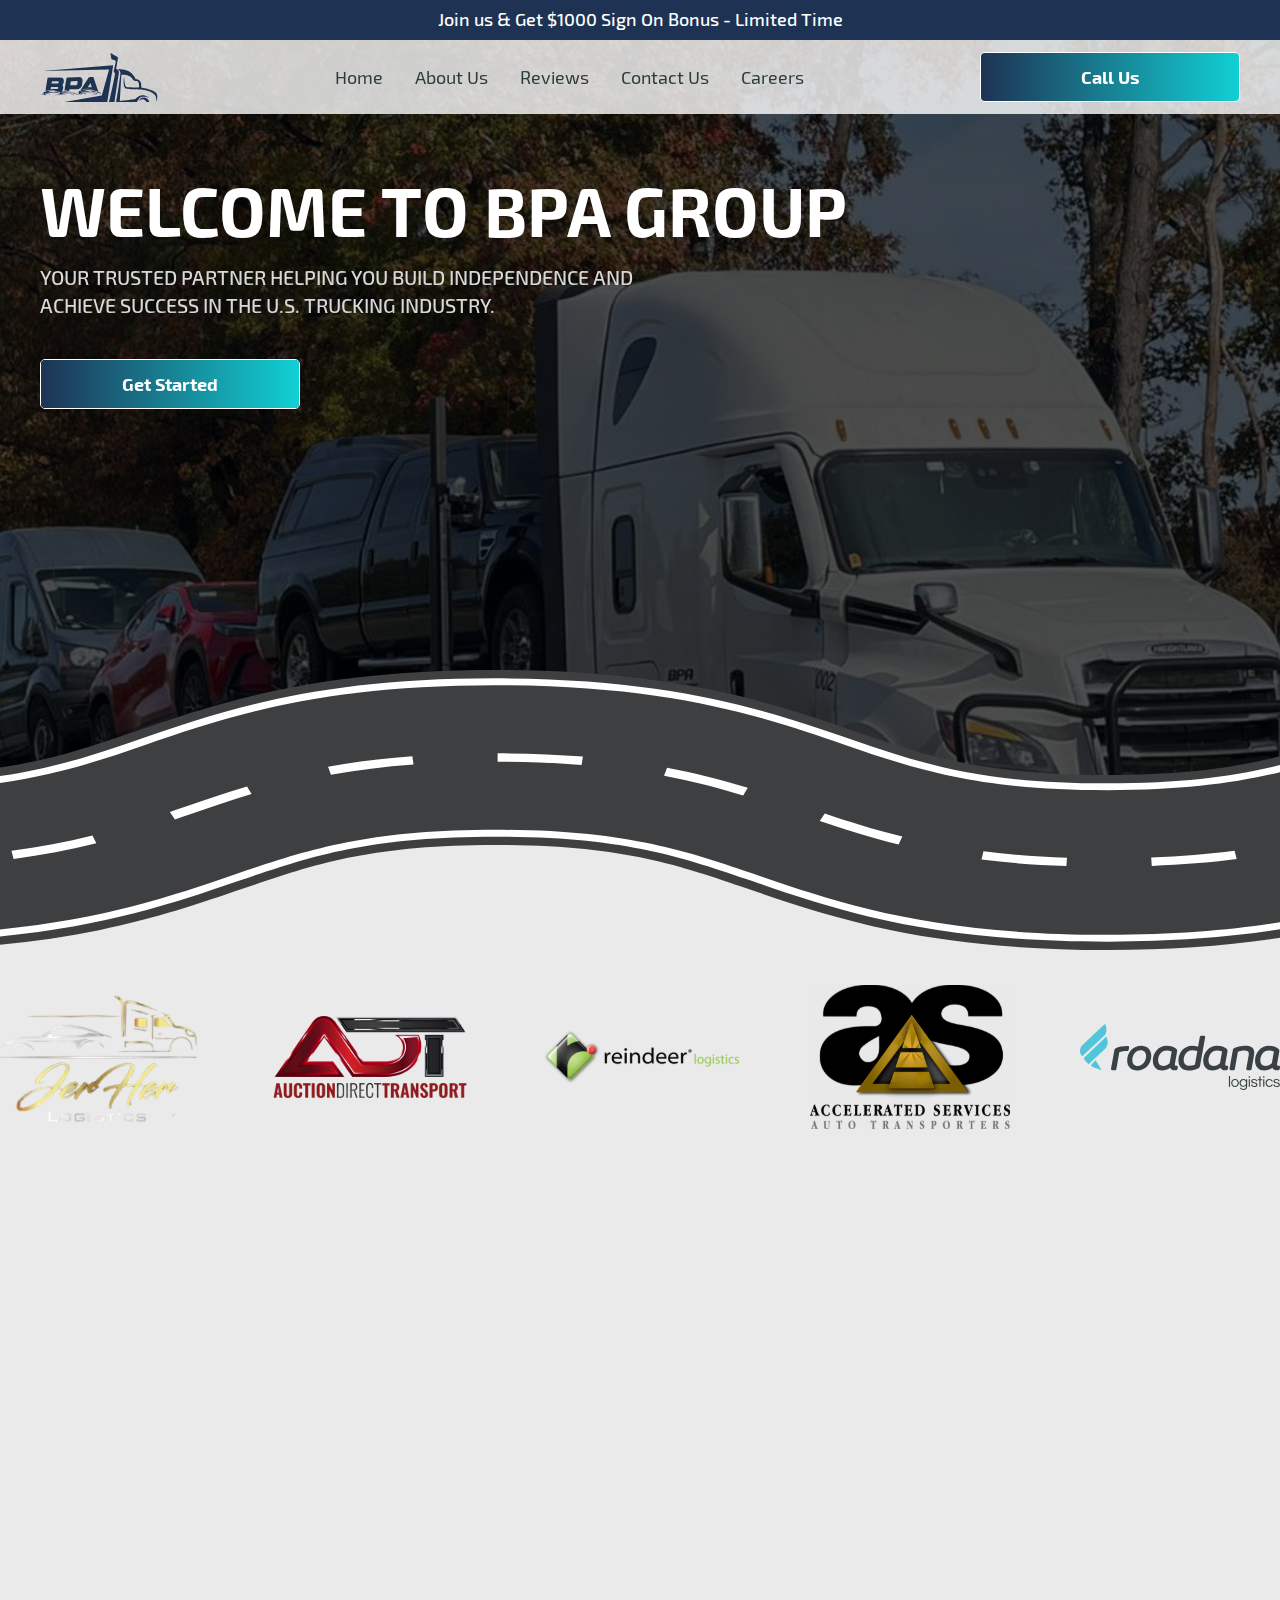
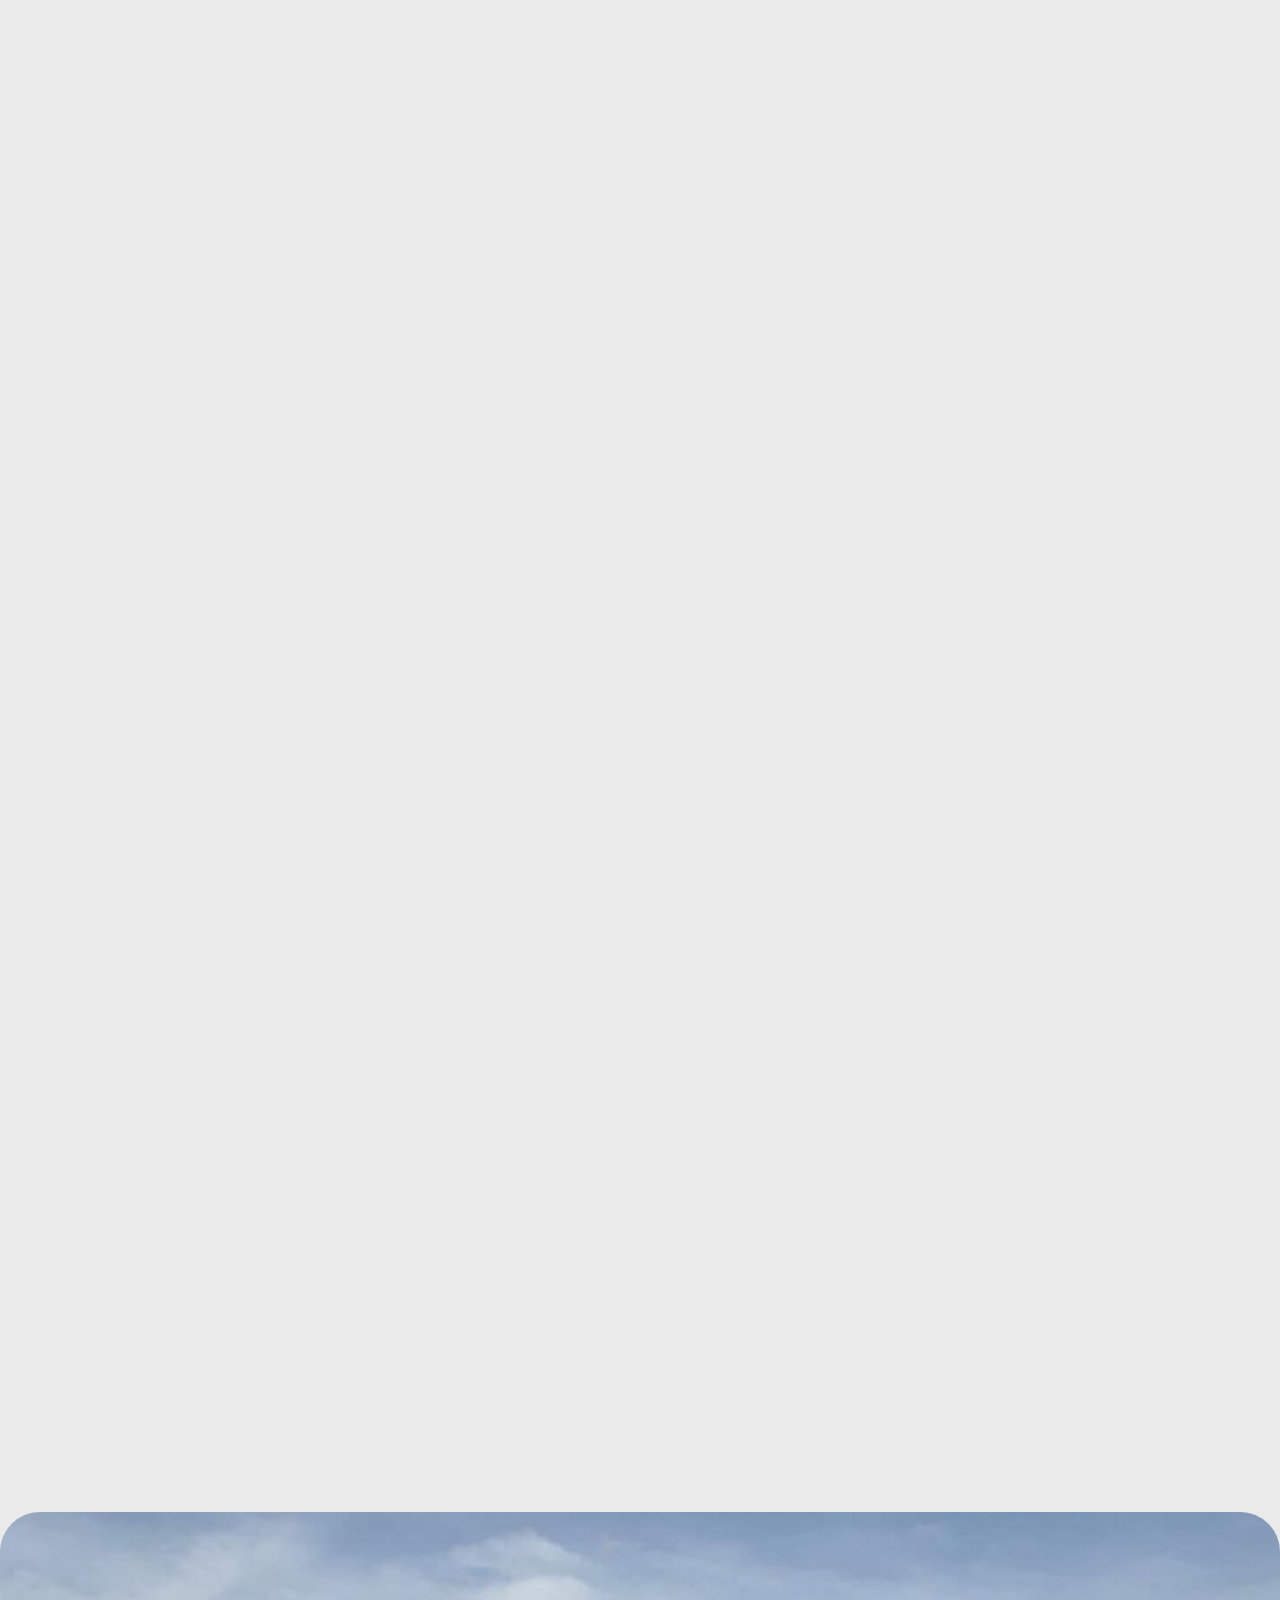
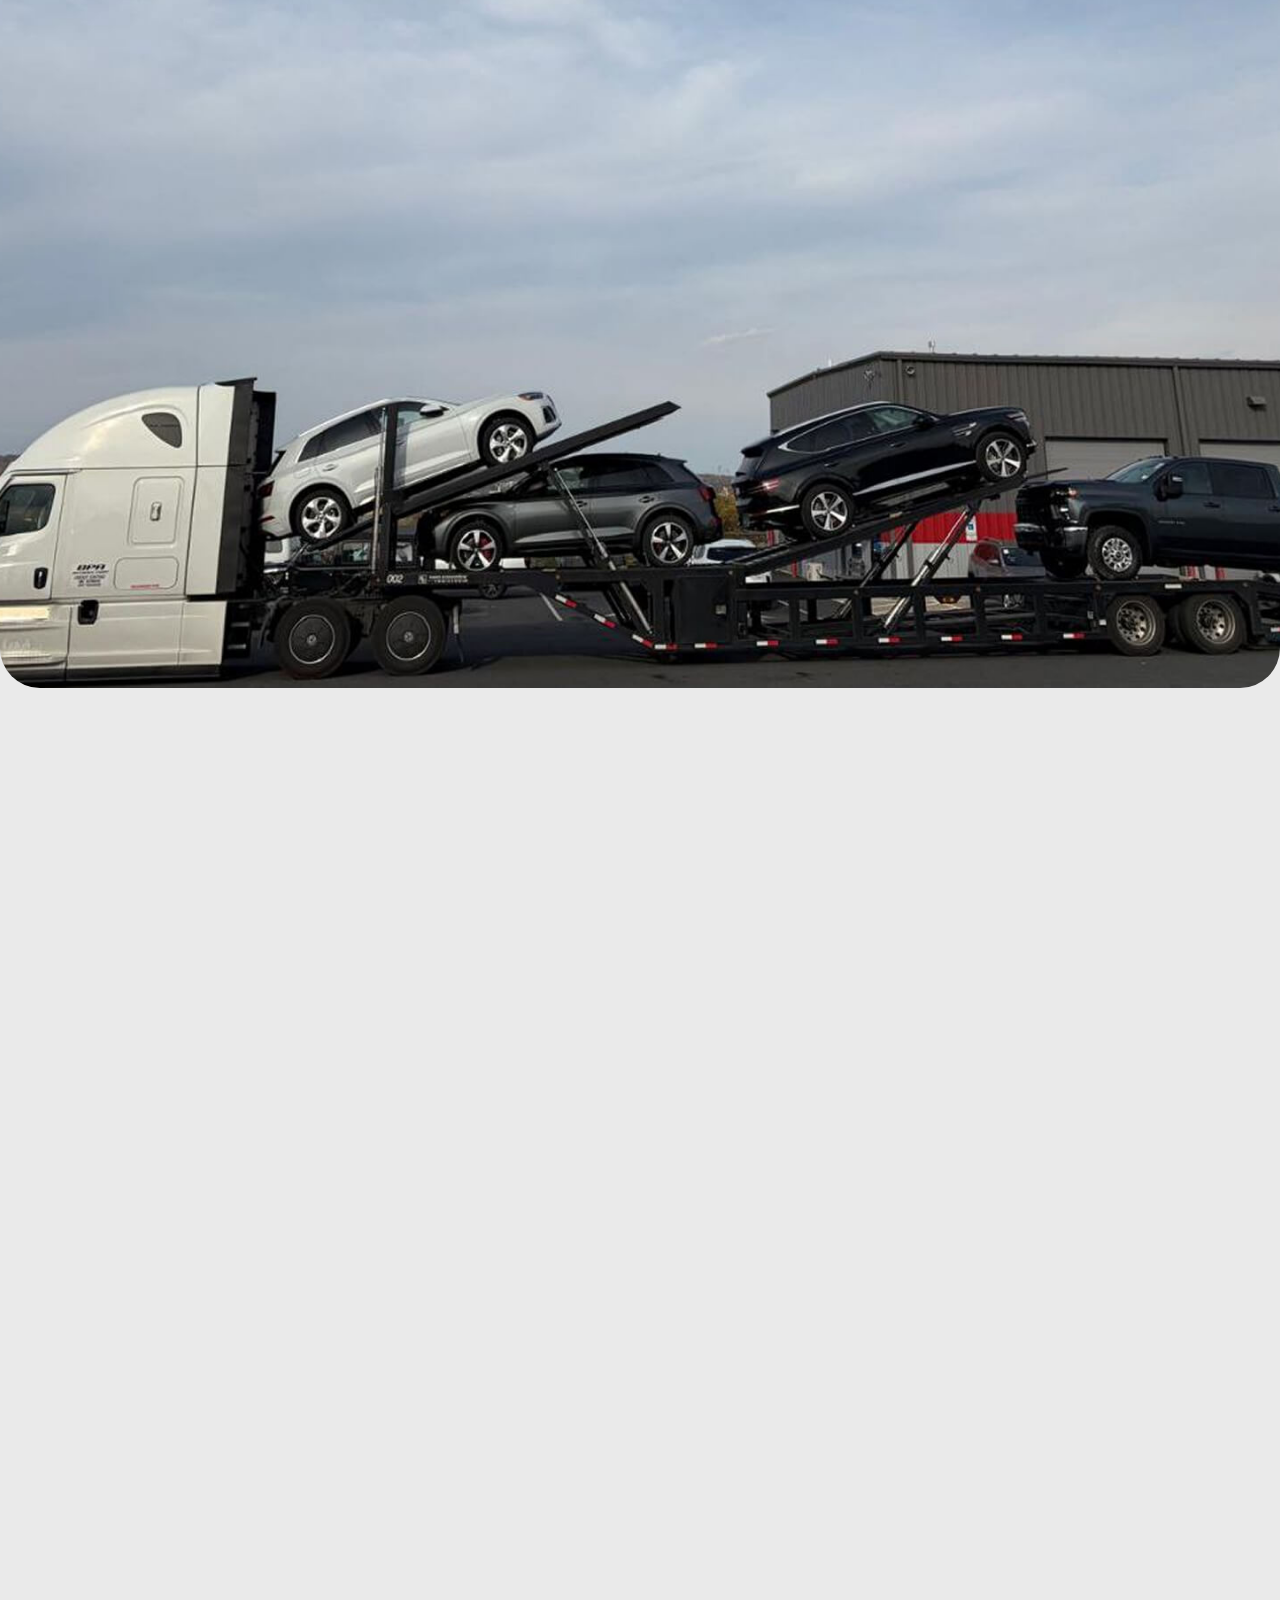
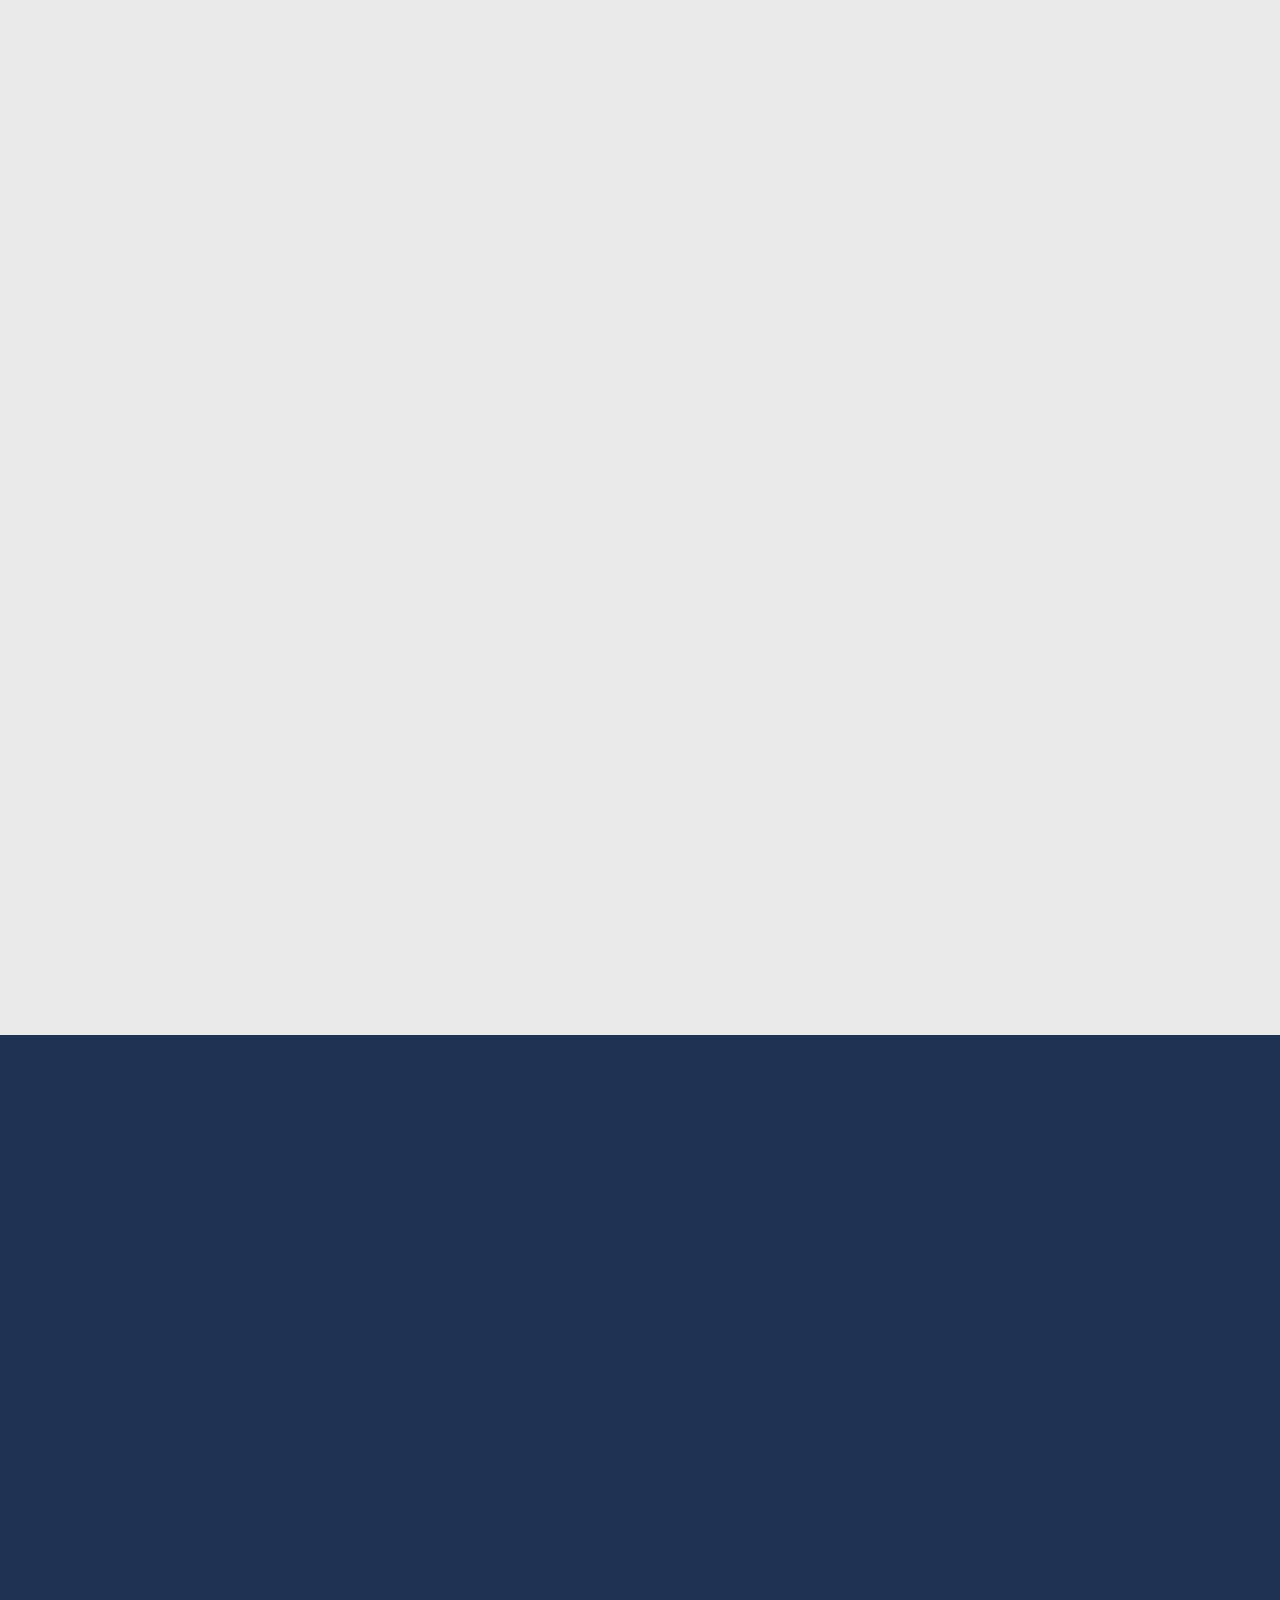
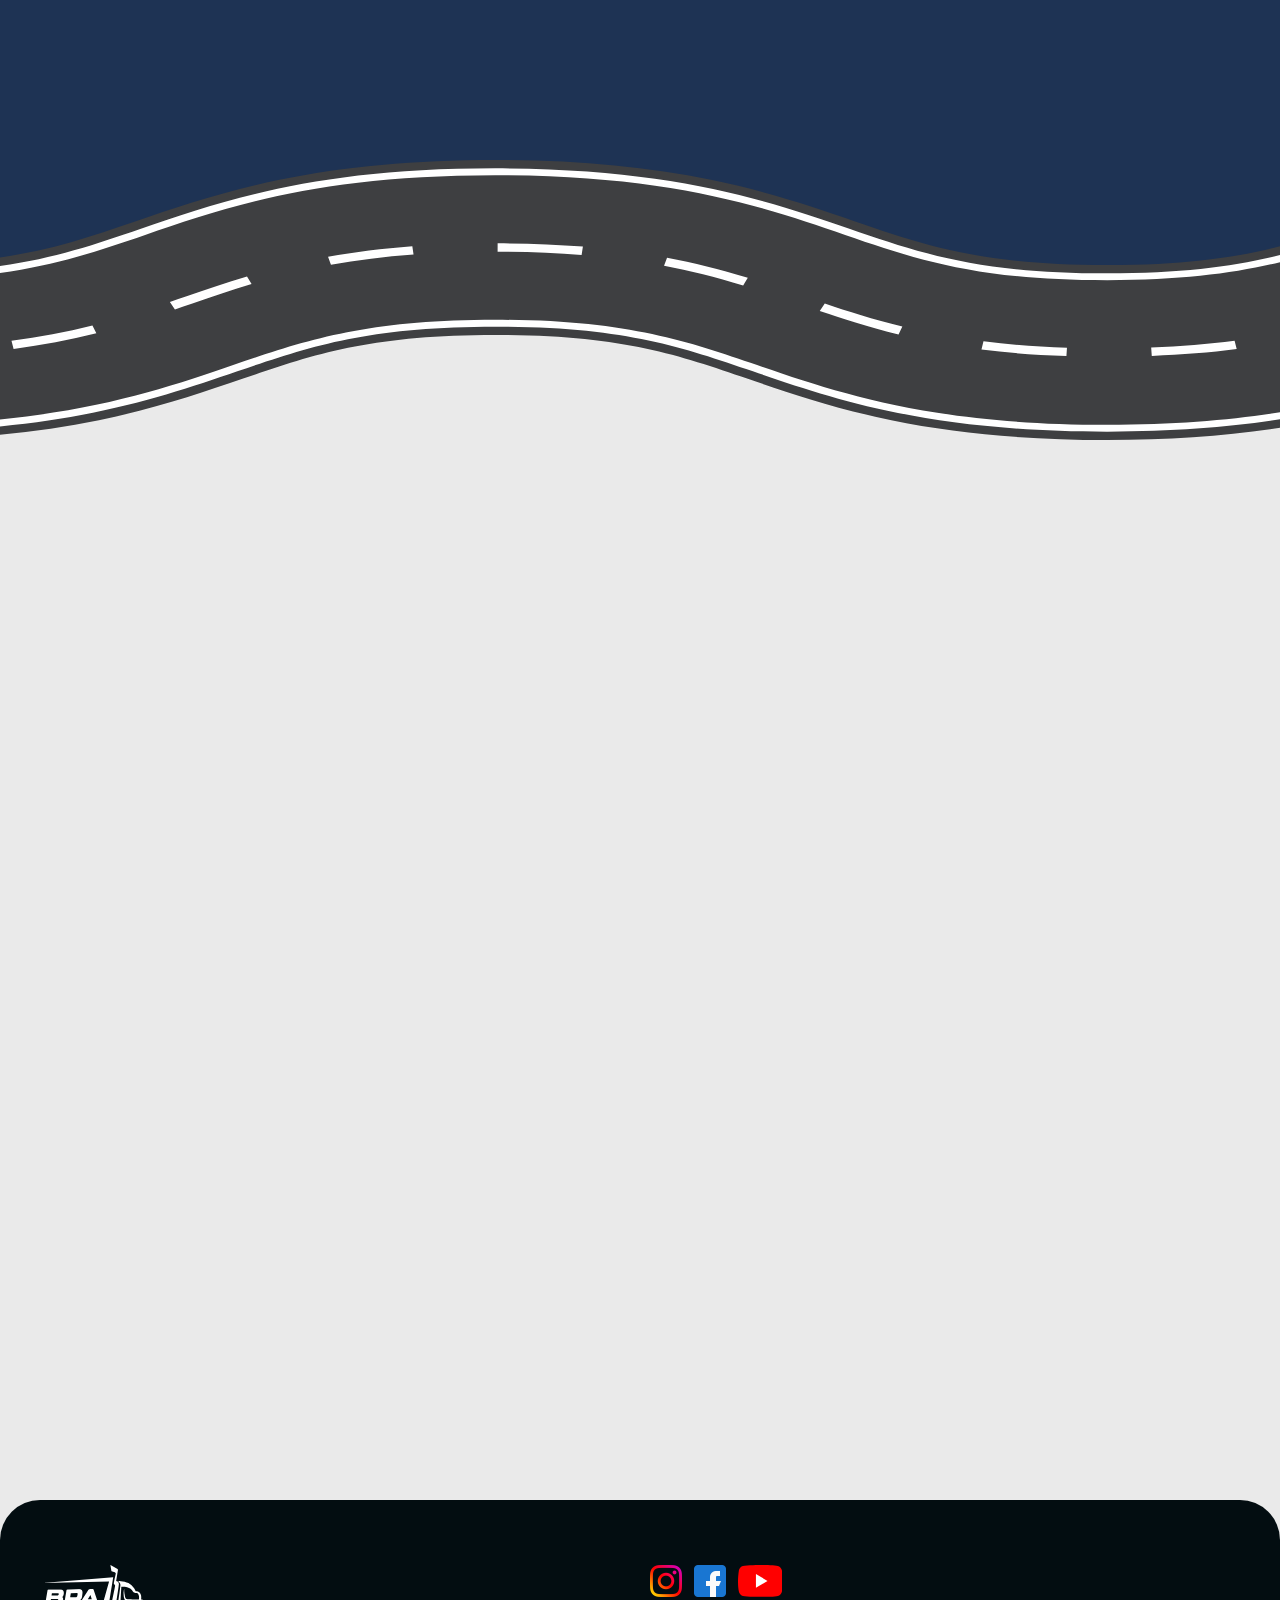
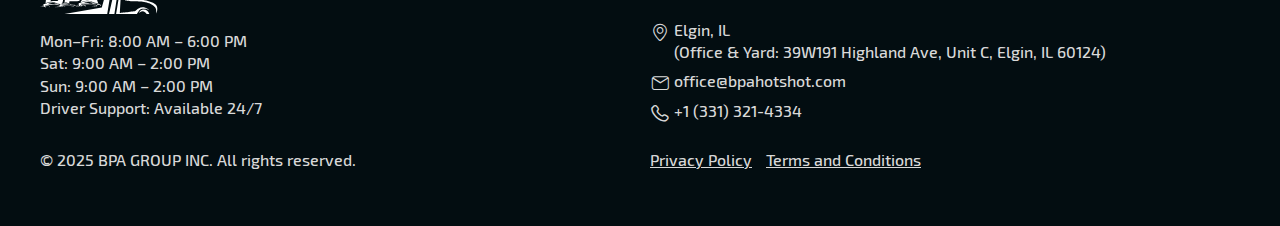
<file: index.html>
<!DOCTYPE html>
<html lang="en">
<head>

	<meta charset="utf-8">
	<meta name='robots' content='noindex, nofollow' />
	<meta name="viewport" content="width=device-width, initial-scale=1, maximum-scale=1">
	<title>BPA</title>

	<link rel="stylesheet" href="css/fonts.css">
	<link rel="stylesheet" href="css/icons-font.css">
	<link rel="stylesheet" href="css/swiper-bundle.min.css">
	<link rel="stylesheet" href="css/fancybox.css">
	<link rel="stylesheet" href="css/aos.css">
	<link rel="stylesheet" href="css/main.css">

</head>

<body id="home" class="home page">
	<div class="wrapper">
		<header class="header">
			<div class="header__label">Join us & Get $1000 Sign On Bonus - Limited Time</div>
			<div class="header__container">
				<a href="#home" class="header__logo logo">
					<img src="img/logo-dark.svg" alt="logo BPA">
				</a>
				<nav class="header__menu menu">
					<ul class="header__menu-list">
						<li class="menu-item">
							<a href="#home">Home</a>
						</li>
						<li class="menu-item">
							<a href="#about">About us</a>
						</li>
						<li class="menu-item">
							<a href="#reviews">Reviews</a>
						</li>
						<li class="menu-item">
							<a href="#contacts">Contact us</a>
						</li>
						<li class="menu-item">
							<a href="/verstka_bpa/page-careers.html">Careers</a>
						</li>
					</ul>
				</nav>
				<div class="header__buttons">
					<a class="header__btn btn" href="tel:+13313214334">
						<span class="btn__text">Call us</span>
					</a>
				</div>
				<div class="header__mobile-nav">
					<button class="header__mobile-burger">
						<span class="burger__icon"></span>
					</button>
					<nav class="header__mobile-menu mobile-menu">
						<div class="header__mobile-logo">
							<img src="img/logo-mob-white.svg" alt="logo BPA">
						</div>
						<ul class="mobile-menu__list">
							<li class="menu-item">
								<a href="#home">Home</a>
							</li>
							<li class="menu-item">
								<a href="#about">About us</a>
							</li>
							<li class="menu-item">
								<a href="#reviews">Reviews</a>
							</li>
							<li class="menu-item">
								<a href="#contacts">Contact us</a>
							</li>
							<li class="menu-item">
								<a href="/verstka_bpa/page-careers.html">Careers</a>
							</li>
						</ul>
						<div class="header__mobile-buttons">
							<a class="mobile__btn btn" href="tel:+13313214334">
								<span class="btn__text">Call us</span>
							</a>
						</div>
					</nav>
				</div>
			</div>
		</header>

		<main class="main-content">
			<div class="hero-sect sect">
				<div class="hero__bgs">
					<img class="active" src="img/hero_img_01.jpg" alt="sl 1">
					<img class="" src="img/hero_img_02.jpg" alt="sl 2">
					<img class="" src="img/hero_img_03.jpg" alt="sl 3">
				</div>
				<div class="hero__container">
					<div class="hero__content">
						<h1 class="hero__title" data-aos="fade-right" data-aos-offset="0">Welcome to BPA GROUP</h1>
						<div class="hero__desc" data-aos="fade-right" data-aos-delay="600" data-aos-offset="0">
							<p>Your trusted partner helping you build independence and achieve success in the U.S. trucking industry.</p>
						</div>
						<a class="hero__btn btn scroll-btn" href="#contacts" data-aos="fade-right" data-aos-delay="1200" data-aos-offset="0">
							<span class="btn__text">Get started</span>
						</a>
					</div>
				</div>
				<div class="hero__decor"></div>
			</div>

			<div class="logos-sect sect">
				<div class="logos__container c--xl no--padding">
					<div class="logos__carousel">
						<div class="swiper-wrapper">
							<div class="swiper-slide">
								<div class="logos__card">
									<img src="img/logos_img_01.svg" alt="part logo">
								</div>
							</div>
							<div class="swiper-slide">
								<div class="logos__card">
									<img src="img/logos_img_02.svg" alt="part logo">
								</div>
							</div>
							<div class="swiper-slide">
								<div class="logos__card">
									<img src="img/logos_img_03.svg" alt="part logo">
								</div>
							</div>
							<div class="swiper-slide">
								<div class="logos__card">
									<img src="img/logos_img_04.svg" alt="part logo">
								</div>
							</div>
							<div class="swiper-slide">
								<div class="logos__card">
									<img src="img/logos_img_05.svg" alt="part logo">
								</div>
							</div>
							<div class="swiper-slide">
								<div class="logos__card">
									<img src="img/logos_img_06.svg" alt="part logo">
								</div>
							</div>
							<div class="swiper-slide">
								<div class="logos__card">
									<img src="img/logos_img_07.svg" alt="part logo">
								</div>
							</div>
							<div class="swiper-slide">
								<div class="logos__card">
									<img src="img/logos_img_08.svg" alt="part logo">
								</div>
							</div>
							<div class="swiper-slide">
								<div class="logos__card">
									<img src="img/logos_img_09.svg" alt="part logo">
								</div>
							</div>
						</div>
					</div>
				</div>
			</div>

			<section id="about" class="about-sect sect">
				<div class="about__container">
					<div class="about__content">
						<div class="about__left" data-aos="fade-right">
							<div class="sect-header">
								<h2 class="sheader__title">About us</h2>
								<div class="sheader__desc de--accent">
									<p>
										Welcome to BPA GROUP — your reliable partner on the road to independence and success in the U.S. trucking industry.
									</p>
								</div>
							</div>
							<div class="about__text">
								<p>With <strong>over 10 years of experience</strong>, whether you're a seasoned driver or just starting your journey, BPA GROUP will guide you every step of the way. With proven systems, personalized support, and real opportunities for growth, we’re committed to helping you build a future of financial freedom and entrepreneurial success.</p>
							</div>
						</div>
						<div class="about__right" data-aos="fade-left">
							<div class="about__info">
								<div class="about__info-num">90%</div>
								<div class="about__info-text">
									<p>A Significant number of our drivers come to Us recommended by friends who are already part of our team.</p>
								</div>
							</div>
						</div>
					</div>
					<div class="about__cards">
						<div class="about__card">
							<div class="about__card-col" data-aos="fade-right">
								<div class="about__card-info">
									<div class="about__card-bg">
										<img src="img/about_img_01.jpg" alt="pic">
									</div>
									<div class="about__card-title h4">250+ Professional Drivers</div>
									<div class="about__card-text">
										<p>Drivers at BPA GROUP come from all walks of life, but they share one thing in common: the determination to succeed. Whether you're a seasoned OTR professional or just beginning your career, you’ll find genuine support, mentorship, and a strong sense of community here.</p>
									</div>
									<a class="about__card-btn btn scroll-btn" href="#contacts">
										<span class="btn__text">Join Now</span>
									</a>
								</div>
							</div>
							<div class="about__card-col col-img" data-aos="fade-left">
								<div class="about__card-img">
									<img src="img/about_img_01.jpg" alt="pic">
								</div>
							</div>
						</div>
						<div class="about__card card-reverse">
							<div class="about__card-col" data-aos="fade-left">
								<div class="about__card-info">
									<div class="about__card-bg">
										<img src="img/about_img_02.jpg" alt="pic">
									</div>
									<div class="about__card-title h4">On the Road in 48 States</div>
									<div class="about__card-text">
										<p>Whether you prefer regional routes or long hauls, we've got consistent lanes and steady freight to match your schedule. Our dispatch system is optimized to reduce downtime and deadhead miles, so you stay moving — and earning — every day.</p>
									</div>
									<a class="about__card-btn btn scroll-btn" href="#contacts">
										<span class="btn__text">Join Now</span>
									</a>
								</div>
							</div>
							<div class="about__card-col col-img" data-aos="fade-right">
								<div class="about__card-img">
									<img src="img/about_img_02.jpg" alt="pic">
								</div>
							</div>
						</div>
						<div class="about__card">
							<div class="about__card-col" data-aos="fade-right">
								<div class="about__card-info">
									<div class="about__card-bg">
										<img src="img/about_img_03.jpg" alt="pic">
									</div>
									<div class="about__card-title h4">24/7 Support That's Actually There</div>
									<div class="about__card-text">
										<p>At Manas Express, you're not just another driver — you're part of a fast-growing, nationwide team of over 250 dedicated professionals. Our drivers come from all walks of life but share one thing in common: the drive to succeed. Whether you're a seasoned OTR veteran or just starting out, you'll find real support, mentorship, and camaraderie here.</p>
									</div>
									<a class="about__card-btn btn scroll-btn" href="#contacts">
										<span class="btn__text">Join Now</span>
									</a>
								</div>
							</div>
							<div class="about__card-col col-img" data-aos="fade-left">
								<div class="about__card-img">
									<img src="img/about_img_03.jpg" alt="pic">
								</div>
							</div>
						</div>
					</div>
				</div>
			</section>

			<section id="offer" class="offer-sect sect">
				<div class="offer__container">
					<div class="sect-header" data-aos="fade-right">
						<h2 class="sheader__title">What We Offer</h2>
					</div>
					<div class="offer__content">
						<div class="offer__info" data-aos="fade-right">
							<div class="sect-header">
								<div class="sheader__desc de--accent">
									<p>
										At BPA GROUP, we believe trucking is more than just moving freight — it’s about moving people forward.
									</p>
								</div>
							</div>
							<a class="offer__btn btn scroll-btn" href="#contacts">
								<span class="btn__text">Start Driving</span>
							</a>
						</div>
						<div class="offer__cards" data-aos="fade-left">
							<div class="offer__card first--card">
								<div class="offer__card-title h4">Dispatching</div>
								<div class="offer__card-text">
									<p>A reliable and intelligent BPA GROUP dispatching system designed to optimize routes, maximize profits, and give you complete flexibility. No forced dispatch — you choose the loads that match your schedule and business goals.</p>
								</div>
							</div>
							<div class="offer__card">
								<div class="offer__card-title h4">Dedicated Lanes</div>
								<div class="offer__card-text">
									<p>Reliable freight from BPA GROUP with top-paying routes that provide stable income, optimized schedules, and the financial security you need to grow your business.</p>
								</div>
							</div>
							<div class="offer__card">
								<div class="offer__card-title h4">Сall our recruiter</div>
								<div class="offer__card-text">
									<p>Comprehensive tools and personalized support from BPA GROUP that empower you to optimize every aspect of your business — from dispatching and load management to financial growth and customer service.</p>
								</div>
							</div>
							<a class="offer__btn-mob btn scroll-btn" href="#contacts">
								<span class="btn__text">Start Driving</span>
							</a>
						</div>
					</div>
				</div>
				<div class="offer__bg">
					<img src="img/bg-test-we-offer.jpg" alt="bg">
				</div>
			</section>

			<section id="reviews" class="reviews-sect sect">
				<div class="reviews__container">
					<div class="sect-header" data-aos="fade-right">
						<h2 class="sheader__title">Reviews from our drivers</h2>
						<!-- <div class="sheader__desc de--accent">
							<p>Text...</p>
						</div> -->
					</div>
					<div class="reviews__content" data-aos="fade-up">
						<div class="reviews__carousel">
							<div class="swiper-wrapper">
								<div class="swiper-slide">
									<div class="reviews__card">
										<div class="reviews__card-header">
											<div class="reviews__card-head">
												<div class="reviews__card-name h4">Michael Reed</div>
												<div class="reviews__card-date">12.06.24</div>
											</div>
											<div class="reviews__card-icon">
												<img src="img/ic_google.svg" alt="google icon">
											</div>
										</div>
										<div class="reviews__card-rating">
											<img src="img/ic_stars.svg" alt="5 stars">
										</div>
										<div class="reviews__card-body">
											<p>
												“I’ve been working with the company for 8 months now — everything is honest, transparent, and stress-free. Dispatchers are always available, loads are steady, and payments are on time. A great place if you want to grow as a driver.”
											</p>
										</div>
									</div>
								</div>
								<div class="swiper-slide">
									<div class="reviews__card">
										<div class="reviews__card-header">
											<div class="reviews__card-head">
												<div class="reviews__card-name h4">Brandon Harris</div>
												<div class="reviews__card-date">11.10.24</div>
											</div>
											<div class="reviews__card-icon">
												<img src="img/ic_google.svg" alt="google icon">
											</div>
										</div>
										<div class="reviews__card-rating">
											<img src="img/ic_stars.svg" alt="5 stars">
										</div>
										<div class="reviews__card-body">
											<p>
												“I came in with very little experience, and they actually taught me everything I needed. Support at every step — helped with paperwork and my first routes. Now I feel confident on the road.”
											</p>
										</div>
									</div>
								</div>
								<div class="swiper-slide">
									<div class="reviews__card">
										<div class="reviews__card-header">
											<div class="reviews__card-head">
												<div class="reviews__card-name h4">Michael Reed</div>
												<div class="reviews__card-date">12.06.24</div>
											</div>
											<div class="reviews__card-icon">
												<img src="img/ic_google.svg" alt="google icon">
											</div>
										</div>
										<div class="reviews__card-rating">
											<img src="img/ic_stars.svg" alt="5 stars">
										</div>
										<div class="reviews__card-body">
											<p>
												“I’ve been working with the company for 8 months now — everything is honest, transparent, and stress-free. Dispatchers are always available, loads are steady, and payments are on time. A great place if you want to grow as a driver.”
											</p>
										</div>
									</div>
								</div>
								<div class="swiper-slide">
									<div class="reviews__card">
										<div class="reviews__card-header">
											<div class="reviews__card-head">
												<div class="reviews__card-name h4">Brandon Harris</div>
												<div class="reviews__card-date">11.10.24</div>
											</div>
											<div class="reviews__card-icon">
												<img src="img/ic_google.svg" alt="google icon">
											</div>
										</div>
										<div class="reviews__card-rating">
											<img src="img/ic_stars.svg" alt="5 stars">
										</div>
										<div class="reviews__card-body">
											<p>
												“I came in with very little experience, and they actually taught me everything I needed. Support at every step — helped with paperwork and my first routes. Now I feel confident on the road.”
											</p>
										</div>
									</div>
								</div>
								<div class="swiper-slide">
									<div class="reviews__card">
										<div class="reviews__card-header">
											<div class="reviews__card-head">
												<div class="reviews__card-name h4">Michael Reed</div>
												<div class="reviews__card-date">12.06.24</div>
											</div>
											<div class="reviews__card-icon">
												<img src="img/ic_google.svg" alt="google icon">
											</div>
										</div>
										<div class="reviews__card-rating">
											<img src="img/ic_stars.svg" alt="5 stars">
										</div>
										<div class="reviews__card-body">
											<p>
												“I’ve been working with the company for 8 months now — everything is honest, transparent, and stress-free. Dispatchers are always available, loads are steady, and payments are on time. A great place if you want to grow as a driver.”
											</p>
										</div>
									</div>
								</div>
								<div class="swiper-slide">
									<div class="reviews__card">
										<div class="reviews__card-header">
											<div class="reviews__card-head">
												<div class="reviews__card-name h4">Brandon Harris</div>
												<div class="reviews__card-date">11.10.24</div>
											</div>
											<div class="reviews__card-icon">
												<img src="img/ic_google.svg" alt="google icon">
											</div>
										</div>
										<div class="reviews__card-rating">
											<img src="img/ic_stars.svg" alt="5 stars">
										</div>
										<div class="reviews__card-body">
											<p>
												“I came in with very little experience, and they actually taught me everything I needed. Support at every step — helped with paperwork and my first routes. Now I feel confident on the road.”
											</p>
										</div>
									</div>
								</div>	
							</div>
						</div>
					</div>
				</div>
			</section>

			<section id="transport" class="transport-sect sect">
				<div class="transport__container">
					<div class="sect-header" data-aos="fade-right">
						<h2 class="sheader__title">What we transport</h2>
						<div class="sheader__desc">
							<p>Our company provides professional passenger car transportation with full control at every stage. We guarantee secure loading, careful handling, and on-time delivery.</p>
						</div>
					</div>
					<div class="transport__content" data-aos="fade-up">
						<div class="transport__carousel">
							<div class="swiper-wrapper">
								<div class="swiper-slide">
									<div class="transport__card ">
										<img src="img/transport_img_01.jpg" alt="truck">
									</div>
								</div>
								<div class="swiper-slide">
									<div class="transport__card ">
										<img src="img/transport_img_02.jpg" alt="truck">
									</div>
								</div>
							</div>
							<div class="transport__navigation">
								<div class="transport__btn-prev">
									<span class="_icon-arrow-left-b"></span>
								</div>
								<div class="transport__btn-next">
									<span class="_icon-arrow-right-b"></span>
								</div>
							</div>
						</div>
						<div class="transport__buttons">
							<a class="transport__btn btn scroll-btn" href="#contacts">
								<span class="btn__text">Discover more</span>
							</a>
						</div>
					</div>
				</div>
			</section>

			<section id="jointo" class="jointo-sect sect h--white">
				<div class="jointo__container">
					<div class="sect-header" data-aos="fade-right">
						<h2 class="sheader__title">Join Our Professional Team</h2>
					</div>
					<div class="jointo__content">
						<div class="jointo__info" data-aos="fade-right">
							<div class="sect-header">
								<div class="sheader__desc">
									<p>
										Reliable drivers wanted. We offer steady jobs, clear terms, and on-time payments. Join a team that values your professionalism.
									</p>
								</div>
							</div>
							<a class="jointo__btn btn scroll-btn" href="#contacts">
								<span class="btn__text">Start now</span>
							</a>
						</div>
						<div class="jointo__img" data-aos="fade-up">
							<img src="img/img-man.png" alt="man">
						</div>
					</div>
				</div>
				<div class="jointo__decor"></div>
			</section>

			<section id="faq" class="faq-sect sect">
				<div class="faq__container">
					<div class="sect-header" data-aos="fade-right">
						<h2 class="sheader__title">FAQ</h2>
						<!-- <div class="sheader__desc">
							<p>Text...</p>
						</div> -->
					</div>
					<div class="block__toggles faq-toggles" data-aos="fade-up">
						<div class="block__toggle">
							<div class="toggle__header">
								<div class="toggle__header-title h3">1. What kind of routes do you offer and how steady is the workload?</div>
								<button class="toggle__header-btn">
									<span class="_icon-arrow-down-l"></span>
								</button>
							</div>
							<div class="toggle__content">
								<p>We provide drivers with a stable flow of orders based on their schedule and vehicle type. Routes are assigned in advance so you can plan your time efficiently.</p>
							</div>
						</div>
						<div class="block__toggle">
							<div class="toggle__header">
								<div class="toggle__header-title h3">2. How does the payment work, and are payments made on time?</div>
								<button class="toggle__header-btn">
									<span class="_icon-arrow-down-l"></span>
								</button>
							</div>
							<div class="toggle__content">
								<p>We provide drivers with a stable flow of orders based on their schedule and vehicle type. Routes are assigned in advance so you can plan your time efficiently.</p>
							</div>
						</div>
						<div class="block__toggle">
							<div class="toggle__header">
								<div class="toggle__header-title h3">3. What are the requirements for drivers and vehicles?</div>
								<button class="toggle__header-btn">
									<span class="_icon-arrow-down-l"></span>
								</button>
							</div>
							<div class="toggle__content">
								<p>We provide drivers with a stable flow of orders based on their schedule and vehicle type. Routes are assigned in advance so you can plan your time efficiently.</p>
							</div>
						</div>
					</div>
				</div>
			</section>

			<section id="contacts" class="contacts-sect sect">
				<div class="contacts__container">
					<div class="sect-header" data-aos="fade-right">
						<h2 class="sheader__title">Have any questions?</h2>
						<!-- <div class="sheader__desc">
							<p>
								If need text....
							</p>
						</div> -->
					</div>
					<div class="contacts__content">
						<div class="contacts__col" data-aos="fade-right">
							<div class="contacts__form-wrap">
								custom form<br>
								custom form<br>
								custom form<br>
								custom form<br>
								custom form<br>
								custom form<br>
								custom form<br>
								custom form<br>
								custom form<br>
								custom form<br>
								custom form<br>
								custom form<br>
								custom form<br>
								custom form<br>
								custom form<br>
								custom form<br>
								custom form<br>
								custom form<br>
							</div>
						</div>
						<div class="contacts__col" data-aos="fade-left">
							<div class="contacts__map">
								<iframe src="https://www.google.com/maps/embed?pb=!1m18!1m12!1m3!1d190236.78293030584!2d-87.78343662678274!3d41.840145767346804!2m3!1f0!2f0!3f0!3m2!1i1024!2i768!4f13.1!3m3!1m2!1s0x880e2c3cd0f4cbed%3A0xafe0a6ad09c0c000!2z0KfQuNC60LDSkdC-LCDQhtC70LvRltC90L7QudGBLCDQodC_0L7Qu9GD0YfQtdC90ZYg0KjRgtCw0YLQuCDQkNC80LXRgNC40LrQuA!5e0!3m2!1suk!2sua!4v1758967670423!5m2!1suk!2sua" style="width:100%;height:100%;border:0;" allowfullscreen="" loading="lazy" referrerpolicy="no-referrer-when-downgrade"></iframe>
							</div>
						</div>
					</div>
				</div>
			</section>

		</main>

		<footer class="footer">
			<div class="footer__container">
				<div class="footer__middle footer-2cols">
					<div class="footer-col">
						<div class="footer__logo">
							<img src="img/logo-white.svg" alt="logo BPA">
						</div>
						<div class="footer__text">
							<p>Mon–Fri: 8:00 AM – 6:00 PM</p>
							<p>Sat: 9:00 AM – 2:00 PM</p>
							<p>Sun: 9:00 AM – 2:00 PM</p>
							<p>Driver Support: Available 24/7</p>
						</div>
					</div>
					<div class="footer-col">
						<ul class="footer__soc soc-list">
							<li class="ins"><a href="#" target="_blank">instagram</a></li>
							<li class="fb"><a href="#" target="_blank">facebook</a></li>
							<li class="yt"><a href="#" target="_blank">youtybe</a></li>
						</ul>
						<ul class="footer__conts conts-list">
							<li><span class="_icon-locstion"></span>Elgin, IL <br>(Office & Yard: 39W191 Highland Ave, Unit C, Elgin, IL 60124)</li>
							<li><span class="_icon-email"></span><a href="mailto:office@bpahotshot.com">office@bpahotshot.com</a></li>
							<li><span class="_icon-phone"></span><a href="tel:+13313214334">+1 (331) 321-4334</a></li>
						</ul>
					</div>
				</div>
				<div class="footer__bottom footer-2cols">
					<div class="footer-col">
						<p class="copyrights">&copy; 2025 BPA GROUP INC. All rights reserved.</p>
					</div>
					<div class="footer-col">
						<p class="terms"><a href="#">Privacy Policy</a> <a href="#">Terms and Conditions</a></p>
					</div>
				</div>
			</div>
		</footer>
		<div id="scr_top" class="scroll-top">
			<span class="_icon-arrow-top-b"></span>
		</div>
	</div>

	<div class="hidden">
		<div id="promo_popup" class="promo-popup">
			<button data-fancybox-close="" class="popup-close-btn _icon-close-icon" title="Close"></button>
			<div class="popup__content">
				<div class="popup__img">
					<img src="img/popup_img.jpg" alt="img">
				</div>
				<div class="popup__info">
					<div class="popup__info-logo">
						<img src="img/logo-white.svg" alt="logo">
					</div>
					<div class="popup__info-title h3">$1000 <span>sign on bonus</span></div>
					<div class="popup__info-desc">CAlling all new drivers!</div>
					<div class="popup__info-text">
						<p>Join Cadence Premier Logistics and claim your sign-on bonus!</p>
					</div>
					<ul class="popup__info-ul">
						<li>Call us now at (number)</li>
						<li>Apply online</li>
					</ul>
					<div class="popup__info-buttons">
						<a class="popup__btn btn" href="tel:1212121212121">
							<span class="btn__text">Call us</span>
						</a>
						<a class="popup__btn2 btn scroll-btn" href="#contacts">
							<span class="btn__text">Apply Online</span>
						</a>
					</div>
				</div>
			</div>
		</div>
	</div>

	<script src="js/jquery-3.7.1.min.js"></script>
	<script src="js/swiper-bundle.min.js"></script>
	<script src="js/fancybox.umd.js"></script>
	<script src="js/aos.js"></script>
	<script src="js/common.js"></script>
	
</body>
</html>
</file>
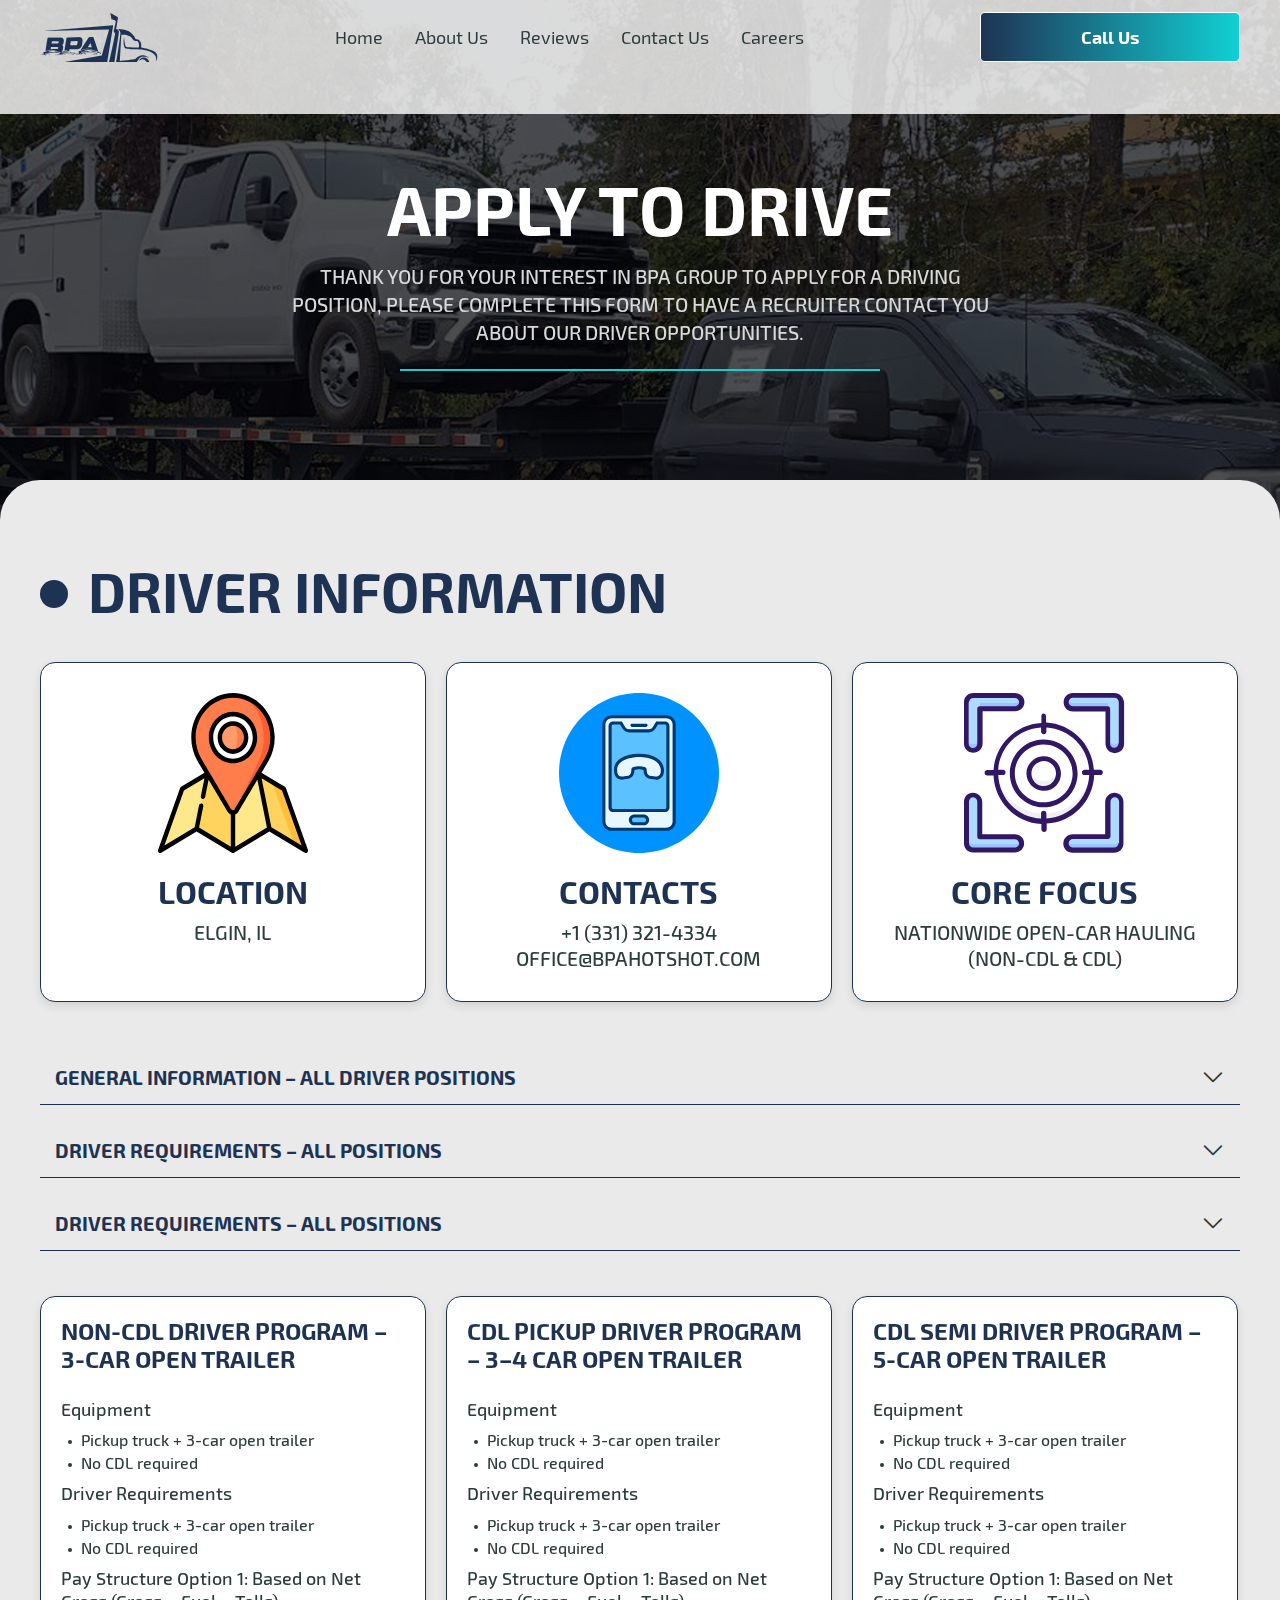
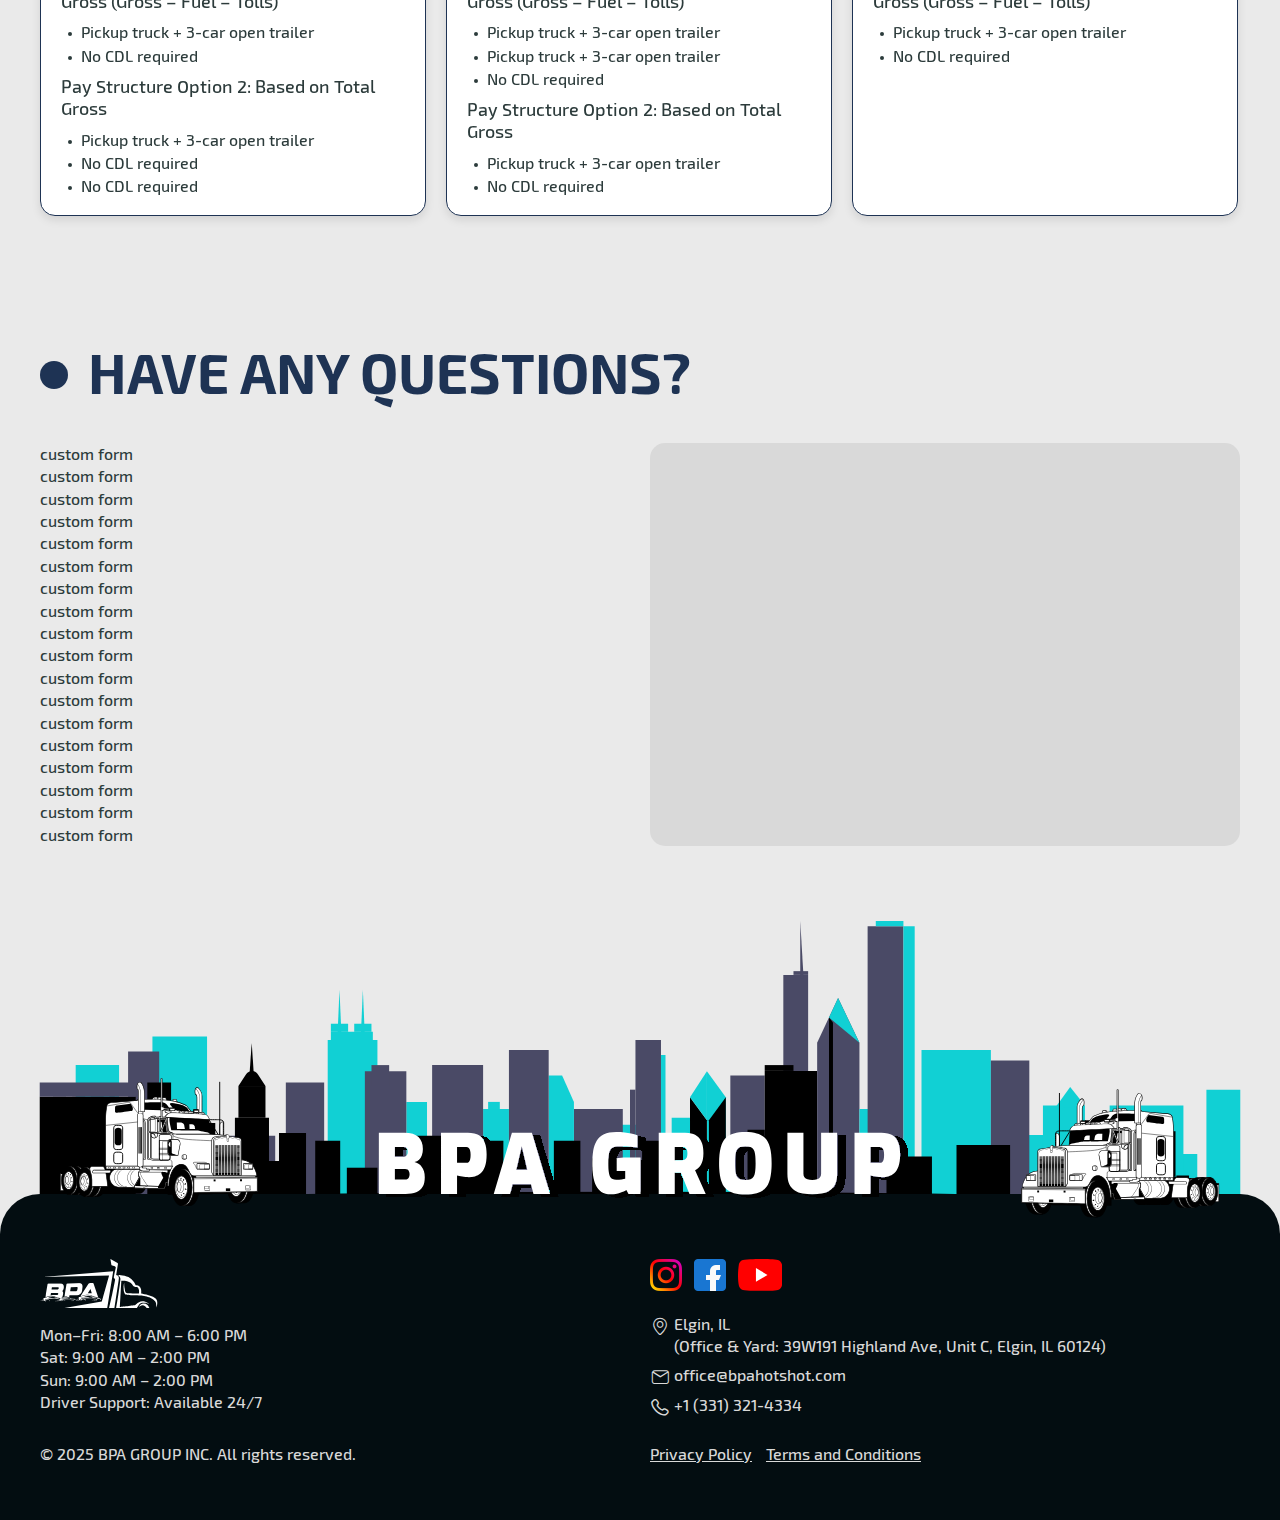
<file: page-careers.html>
<!DOCTYPE html>
<html lang="en">
<head>

	<meta charset="utf-8">
	<meta name='robots' content='noindex, nofollow' />
	<meta name="viewport" content="width=device-width, initial-scale=1, maximum-scale=1">
	<title>BPA</title>

	<link rel="stylesheet" href="css/fonts.css">
	<link rel="stylesheet" href="css/icons-font.css">
	<link rel="stylesheet" href="css/swiper-bundle.min.css">
	<link rel="stylesheet" href="css/fancybox.css">
	<link rel="stylesheet" href="css/aos.css">
	<link rel="stylesheet" href="css/main.css">

</head>

<body id="home" class="page">
	<div class="wrapper">
		<header class="header">
			<div class="header__container">
				<a href="/index.html" class="header__logo logo">
					<img src="img/logo-dark.svg" alt="logo BPA">
				</a>
				<nav class="header__menu menu">
					<ul class="header__menu-list">
						<li class="menu-item">
							<a href="/verstka_bpa/">Home</a>
						</li>
						<li class="menu-item">
							<a href="#about">About us</a>
						</li>
						<li class="menu-item">
							<a href="#reviews">Reviews</a>
						</li>
						<li class="menu-item">
							<a href="#contacts">Contact us</a>
						</li>
						<li class="menu-item">
							<a href="#">Careers</a>
						</li>
					</ul>
				</nav>
				<div class="header__buttons">
					<a class="header__btn btn" href="tel:+13313214334">
						<span class="btn__text">Call us</span>
					</a>
				</div>
				<div class="header__mobile-nav">
					<button class="header__mobile-burger">
						<span class="burger__icon"></span>
					</button>
					<nav class="header__mobile-menu mobile-menu">
						<div class="header__mobile-logo">
							<img src="img/logo-mob-white.svg" alt="logo BPA">
						</div>
						<ul class="mobile-menu__list">
							<li class="menu-item">
								<a href="/verstka_bpa/">Home</a>
							</li>
							<li class="menu-item">
								<a href="#about">About us</a>
							</li>
							<li class="menu-item">
								<a href="#reviews">Reviews</a>
							</li>
							<li class="menu-item">
								<a href="#contacts">Contact us</a>
							</li>
							<li class="menu-item">
								<a href="#">Careers</a>
							</li>
						</ul>
						<div class="header__mobile-buttons">
							<a class="mobile__btn btn" href="tel:+13313214334">
								<span class="btn__text">Call us</span>
							</a>
						</div>
					</nav>
				</div>
			</div>
		</header>

		<main class="main-content">
			<div class="hero2-sect sect">
				<div class="hero2__bg">
					<img src="img/page-careers-img.jpg" alt="bg">
				</div>
				<div class="hero2__container">
					<div class="hero2__content">
						<h1 class="hero__title">Apply to drive</h1>
						<div class="hero__desc">
							<p>Thank you for your interest in BPA group To apply for a driving position, please complete this form to have a recruiter contact you about our driver opportunities.</p>
						</div>
					</div>
				</div>
			</div>

			<div class="main-content-inner">

				<section id="driinfo" class="driinfo-sect sect">
					<div class="driinfo__container">
						<div class="sect-header">
							<h2 class="sheader__title">Driver Information</h2>
							<!-- <div class="sheader__desc">
								<p>
									If need text....
								</p>
							</div> -->
						</div>
						<div class="driinfo__content">
							<div class="driinfo__contacts def-carousel">
								<div class="swiper-wrapper">
									<div class="swiper-slide">
										<div class="conts__card">
											<div class="conts__card-icon">
												<img src="img/icon-location.svg" alt="icon">
											</div>
											<div class="conts__card-title h4">Location</div>
											<div class="conts__card-info">
												<p>Elgin, IL</p>
											</div>
										</div>
									</div>
									<div class="swiper-slide">
										<div class="conts__card">
											<div class="conts__card-icon">
												<img src="img/icon-contacts.svg" alt="icon">
											</div>
											<div class="conts__card-title h4">Contacts</div>
											<div class="conts__card-info">
												<a href="tel:12311111">+1 (331) 321-4334</a>
												<a href="mailto:office@bpahotshot.com">office@bpahotshot.com</a>
											</div>
										</div>
									</div>
									<div class="swiper-slide">
										<div class="conts__card">
											<div class="conts__card-icon">
												<img src="img/icon-focus.svg" alt="icon">
											</div>
											<div class="conts__card-title h4">Core Focus</div>
											<div class="conts__card-info">
												<p>Nationwide open-car hauling (Non-CDL & CDL)</p>
											</div>
										</div>
									</div>
								</div>
							</div>
							<div class="block__toggles driinfo-toggles">
								<div class="block__toggle">
									<div class="toggle__header">
										<div class="toggle__header-title h3">General Information – All Driver Positions</div>
										<button class="toggle__header-btn">
											<span class="_icon-arrow-down-l"></span>
										</button>
									</div>
									<div class="toggle__content">
										<p>We provide drivers with a stable flow of orders based on their schedule and vehicle type. Routes are assigned in advance so you can plan your time efficiently.</p>
										<ul>
											<li><strong>Hauling Type:</strong> Open Car Hauler (3–5 units).</li>
											<li><strong>Hauling Type:</strong> Open Car Hauler (3–5 units).</li>
											<li><strong>Hauling Type:</strong> Open Car Hauler (3–5 units).</li>
										</ul>
										<p>Lorem ipsum dolor sit amet consectetur adipisicing.</p>
									</div>
								</div>
								<div class="block__toggle">
									<div class="toggle__header">
										<div class="toggle__header-title h3">Driver Requirements – All Positions</div>
										<button class="toggle__header-btn">
											<span class="_icon-arrow-down-l"></span>
										</button>
									</div>
									<div class="toggle__content">
										<p>We provide drivers with a stable flow of orders based on their schedule and vehicle type. Routes are assigned in advance so you can plan your time efficiently.</p>
										<ul>
											<li><strong>Hauling Type:</strong> Open Car Hauler (3–5 units).</li>
											<li><strong>Hauling Type:</strong> Open Car Hauler (3–5 units).</li>
											<li><strong>Hauling Type:</strong> Open Car Hauler (3–5 units).</li>
											<li><strong>Hauling Type:</strong> Open Car Hauler (3–5 units).</li>
											<li><strong>Hauling Type:</strong> Open Car Hauler (3–5 units).</li>
										</ul>
									</div>
								</div>
								<div class="block__toggle">
									<div class="toggle__header">
										<div class="toggle__header-title h3">Driver Requirements – All Positions</div>
										<button class="toggle__header-btn">
											<span class="_icon-arrow-down-l"></span>
										</button>
									</div>
									<div class="toggle__content">
										<p>We provide drivers with a stable flow of orders based on their schedule and vehicle type. Routes are assigned in advance so you can plan your time efficiently.</p>
										<ul>
											<li><strong>Hauling Type:</strong> Open Car Hauler (3–5 units).</li>
											<li><strong>Hauling Type:</strong> Open Car Hauler (3–5 units).</li>
											<li><strong>Hauling Type:</strong> Open Car Hauler (3–5 units).</li>
										</ul>
									</div>
								</div>
							</div>
							<div class="driinfo__programs def-carousel">
								<div class="swiper-wrapper">
									<div class="swiper-slide">
										<div class="programs__card">
											<div class="programs__card-title h4">Non-CDL Driver Program – 3-Car Open Trailer</div>
											<div class="programs__card-text">
												<p>Equipment</p>
												<ul>
													<li>Pickup truck + 3-car open trailer</li>
													<li>No CDL required</li>
												</ul>
												<p>Driver Requirements</p>
												<ul>
													<li>Pickup truck + 3-car open trailer</li>
													<li>No CDL required</li>
												</ul>
												<p>Pay Structure Option 1: Based on Net Gross (Gross – Fuel – Tolls)</p>
												<ul>
													<li>Pickup truck + 3-car open trailer</li>
													<li>No CDL required</li>
												</ul>
												<p>Pay Structure Option 2: Based on Total Gross </p>
												<ul>
													<li>Pickup truck + 3-car open trailer</li>
													<li>No CDL required</li>
													<li>No CDL required</li>
												</ul>
											</div>
										</div>
									</div>
									<div class="swiper-slide">
										<div class="programs__card">
											<div class="programs__card-title h4">CDL Pickup Driver Program – 3–4 Car Open Trailer</div>
											<div class="programs__card-text">
												<p>Equipment</p>
												<ul>
													<li>Pickup truck + 3-car open trailer</li>
													<li>No CDL required</li>
												</ul>
												<p>Driver Requirements</p>
												<ul>
													<li>Pickup truck + 3-car open trailer</li>
													<li>No CDL required</li>
												</ul>
												<p>Pay Structure Option 1: Based on Net Gross (Gross – Fuel – Tolls)</p>
												<ul>
													<li>Pickup truck + 3-car open trailer</li>
													<li>Pickup truck + 3-car open trailer</li>
													<li>No CDL required</li>
												</ul>
												<p>Pay Structure Option 2: Based on Total Gross </p>
												<ul>
													<li>Pickup truck + 3-car open trailer</li>
													<li>No CDL required</li>
												</ul>
											</div>
										</div>
									</div>
									<div class="swiper-slide">
										<div class="programs__card">
											<div class="programs__card-title h4">CDL Semi Driver Program – 5-Car Open Trailer</div>
											<div class="programs__card-text">
												<p>Equipment</p>
												<ul>
													<li>Pickup truck + 3-car open trailer</li>
													<li>No CDL required</li>
												</ul>
												<p>Driver Requirements</p>
												<ul>
													<li>Pickup truck + 3-car open trailer</li>
													<li>No CDL required</li>
												</ul>
												<p>Pay Structure Option 1: Based on Net Gross (Gross – Fuel – Tolls)</p>
												<ul>
													<li>Pickup truck + 3-car open trailer</li>
													<li>No CDL required</li>
												</ul>
											</div>
										</div>
									</div>
								</div>
							</div>
						</div>
					</div>
				</section>

				<section id="contacts" class="contacts-sect sect">
					<div class="contacts__container">
						<div class="sect-header">
							<h2 class="sheader__title">Have any questions?</h2>
							<!-- <div class="sheader__desc">
								<p>
									If need text....
								</p>
							</div> -->
						</div>
						<div class="contacts__content">
							<div class="contacts__col">
								<div class="contacts__form-wrap">
									custom form<br>
									custom form<br>
									custom form<br>
									custom form<br>
									custom form<br>
									custom form<br>
									custom form<br>
									custom form<br>
									custom form<br>
									custom form<br>
									custom form<br>
									custom form<br>
									custom form<br>
									custom form<br>
									custom form<br>
									custom form<br>
									custom form<br>
									custom form<br>
								</div>
							</div>
							<div class="contacts__col">
								<div class="contacts__map">
									<iframe src="https://www.google.com/maps/embed?pb=!1m18!1m12!1m3!1d190236.78293030584!2d-87.78343662678274!3d41.840145767346804!2m3!1f0!2f0!3f0!3m2!1i1024!2i768!4f13.1!3m3!1m2!1s0x880e2c3cd0f4cbed%3A0xafe0a6ad09c0c000!2z0KfQuNC60LDSkdC-LCDQhtC70LvRltC90L7QudGBLCDQodC_0L7Qu9GD0YfQtdC90ZYg0KjRgtCw0YLQuCDQkNC80LXRgNC40LrQuA!5e0!3m2!1suk!2sua!4v1758967670423!5m2!1suk!2sua" style="width:100%;height:100%;border:0;" allowfullscreen="" loading="lazy" referrerpolicy="no-referrer-when-downgrade"></iframe>
								</div>
							</div>
						</div>
					</div>
				</section>
			</div>
			
		</main>
		<div class="page-decor">
			<div class="decor-1">
				<img src="img/footer-decor-01.svg" alt="decor 1">
			</div>
			<div class="decor-2">
				<img src="img/footer-decor-02.svg" alt="decor 2">
			</div>
		</div>
		<footer class="footer">
			<div class="footer__container">
				<div class="footer__middle footer-2cols">
					<div class="footer-col">
						<div class="footer__logo">
							<img src="img/logo-white.svg" alt="logo BPA">
						</div>
						<div class="footer__text">
							<p>Mon–Fri: 8:00 AM – 6:00 PM</p>
							<p>Sat: 9:00 AM – 2:00 PM</p>
							<p>Sun: 9:00 AM – 2:00 PM</p>
							<p>Driver Support: Available 24/7</p>
						</div>
					</div>
					<div class="footer-col">
						<ul class="footer__soc soc-list">
							<li class="ins"><a href="#" target="_blank">instagram</a></li>
							<li class="fb"><a href="#" target="_blank">facebook</a></li>
							<li class="yt"><a href="#" target="_blank">youtybe</a></li>
						</ul>
						<ul class="footer__conts conts-list">
							<li><span class="_icon-locstion"></span>Elgin, IL <br>(Office & Yard: 39W191 Highland Ave, Unit C, Elgin, IL 60124)</li>
							<li><span class="_icon-email"></span><a href="mailto:office@bpahotshot.com">office@bpahotshot.com</a></li>
							<li><span class="_icon-phone"></span><a href="tel:+13313214334">+1 (331) 321-4334</a></li>
						</ul>
					</div>
				</div>
				<div class="footer__bottom footer-2cols">
					<div class="footer-col">
						<p class="copyrights">&copy; 2025 BPA GROUP INC. All rights reserved.</p>
					</div>
					<div class="footer-col">
						<p class="terms"><a href="#">Privacy Policy</a> <a href="#">Terms and Conditions</a></p>
					</div>
				</div>
			</div>
		</footer>
		<div id="scr_top" class="scroll-top">
			<span class="_icon-arrow-top-b"></span>
		</div>
	</div>

	<script src="js/jquery-3.7.1.min.js"></script>
	<script src="js/swiper-bundle.min.js"></script>
	<script src="js/fancybox.umd.js"></script>
	<script src="js/aos.js"></script>
	<script src="js/common.js"></script>
	
</body>
</html>
</file>
<file: css/fonts.css>
@font-face {
	font-family: 'Exo 2';
	src: local('Exo 2 Bold'), local('Exo2-Bold'),
		url('../fonts/Exo2-Bold.woff2') format('woff2');
	font-weight: bold;
	font-style: normal;
	font-display: swap;
}

@font-face {
	font-family: 'Exo 2';
	src: local('Exo 2 Bold Italic'), local('Exo2-BoldItalic'),
		url('../fonts/Exo2-BoldItalic.woff2') format('woff2');
	font-weight: bold;
	font-style: italic;
	font-display: swap;
}

@font-face {
	font-family: 'Exo 2';
	src: local('Exo 2 Medium'), local('Exo2-Medium'),
		url('../fonts/Exo2-Medium.woff2') format('woff2');
	font-weight: 500;
	font-style: normal;
	font-display: swap;
}

@font-face {
	font-family: 'Exo 2';
	src: local('Exo 2 Medium Italic'), local('Exo2-MediumItalic'),
		url('../fonts/Exo2-MediumItalic.woff2') format('woff2');
	font-weight: 500;
	font-style: italic;
	font-display: swap;
}

@font-face {
	font-family: 'Exo 2';
	src: local('Exo 2'), local('Exo2-Regular'),
		url('../fonts/Exo2-Regular.woff2') format('woff2');
	font-weight: normal;
	font-style: normal;
	font-display: swap;
}

@font-face {
	font-family: 'Exo 2';
	src: local('Exo 2 Italic'), local('Exo2-Italic'),
		url('../fonts/Exo2-Italic.woff2') format('woff2');
	font-weight: normal;
	font-style: italic;
	font-display: swap;
}
</file>
<file: css/icons-font.css>
@font-face {
  font-family: 'icons_font';
  src:
    url('../fonts/icons_font.ttf?jn0izi') format('truetype'),
    url('../fonts/icons_font.woff?jn0izi') format('woff'),
    url('../fonts/icons_font.svg?jn0izi#icons_font') format('svg');
  font-weight: normal;
  font-style: normal;
  font-display: block;
}

[class^="_icon-"]::before, [class*=" _icon-"]::before {
  /* use !important to prevent issues with browser extensions that change fonts */
  font-family: 'icons_font' !important;
  speak: never;
  font-style: normal;
  font-weight: normal;
  font-variant: normal;
  text-transform: none;
  line-height: 1;

  /* Better Font Rendering =========== */
  -webkit-font-smoothing: antialiased;
  -moz-osx-font-smoothing: grayscale;
}

._icon-arrow-bottom-b:before {
  content: "\e90d";
}
._icon-arrow-left-b:before {
  content: "\e90e";
}
._icon-arrow-right-b:before {
  content: "\e90f";
}
._icon-arrow-top-b:before {
  content: "\e910";
}
._icon-close-icon:before {
  content: "\e90b";
}
._icon-burger-menu3:before {
  content: "\e911";
}
._icon-burger-menu2:before {
  content: "\e90c";
}
._icon-burger-menu:before {
  content: "\e900";
}
._icon-arrow-down-l:before {
  content: "\e901";
}
._icon-arrow-left-l:before {
  content: "\e902";
}
._icon-arrow-right-l:before {
  content: "\e903";
}
._icon-arrow-up:before {
  content: "\e904";
}
._icon-arrow-down:before {
  content: "\e905";
}
._icon-arrow-up-right:before {
  content: "\e906";
}
._icon-checked:before {
  content: "\e907";
}
._icon-locstion:before {
  content: "\e908";
}
._icon-phone:before {
  content: "\e909";
}
._icon-email:before {
  content: "\e90a";
}
</file>
<file: css/main.css>
/* Reset */
*,
*::before,
*::after {padding: 0; margin: 0; border: 0; -webkit-box-sizing: border-box; box-sizing: border-box;}
a {text-decoration: none; color: inherit;}
ul, ol, li {list-style: none;}
img {vertical-align: top;}
h1, h2, h3, h4, h5, h6 {font-size: inherit; font-weight: inherit;}
html, body {line-height: 1; overflow-x: hidden;}
textarea, button, input, select {font-family: inherit; font-weight: inherit; font-size: inherit; color: inherit; outline: none;}
button {cursor: pointer; background-color: inherit;}

/* Variables */
:root {
	--body-bgcolor: #EAEAEA;
	--opacity-bg: rgba(255, 255, 255, 0.8);

	--white-color: #FFFFFF;
	--light-color: #D9D9D9;
	--dark-color: #2C3B3B;
	--dark-color2: #030D11;
	--gray-color: #7C7C7C;

	--accent-color: #1E3354;
	--accent-color2: #11D0D4;

	--error-color: #FF0000;
	--warning-color: #c9970e;
	--success-color: #128b12;

	--border-radius: 15px;
}

/*-------------START---------------*/
/*---------------------------------*/

::-webkit-input-placeholder {
	opacity: 1;
	color: var(--gray-color);
}
::-moz-placeholder {
	opacity: 1;
	color: var(--gray-color);
}
:-ms-input-placeholder {
	opacity: 1;
	color: var(--gray-color);
}
::-ms-input-placeholder {
	opacity: 1;
	color: var(--gray-color);
}
::placeholder {
	opacity: 1;
	color: var(--gray-color);
}
::selection {
	background-color: var(--accent-color);
	color: var(--white-color);
}

html {
	overflow-x: hidden;
}

body {
	background: var(--body-bgcolor);
	font-family: 'Exo 2', sans-serif;
	font-size: 16px;
	line-height: 1.4;
	font-weight: 500;
	font-style: normal;
	color: var(--dark-color);
	scroll-behavior: smooth;
	min-width: 340px;
	overflow-x: hidden;
}

h1, .h1, h2, .h2, h3, .h3, h4, .h4, h5, .h5, h6, .h6 {
	display: block;
	font-family: 'Exo 2', sans-serif;
	font-weight: 700;
	line-height: 1.15;
	color: var(--accent-color);
	margin: 0;
}

h1, .h1 {
	font-size: 40px;
}

h2, .h2 {
	font-size: 36px;
}

h3, .h3 {
	font-size: 32px;
}

h4, .h4 {
	font-size: 28px;
}

h5, .h5, h6, .h6 {
	font-size: 24px;
}

.txt_page h1, .txt_page .h1 { margin-bottom: 10px;}
.txt_page h2, .txt_page .h2,
.txt_page h3, .txt_page .h3,
.txt_page h4, .txt_page .h4,
.txt_page h5, .txt_page .h5,
.txt_page h6, .txt_page .h6 {
	margin-top: 20px;
	margin-bottom: 10px;
}

b, strong { font-weight: 700; }
i, em { font-style: italic; }

a {
	color: var(--accent-color);
	transition: all 0.3s ease;
}

a:hover, a:active {
	color: var(--dark-color);
}

img { max-width: 100%; }
video { max-width: 100%; }

p:not(:last-child) {
	margin-bottom: 10px;
}

hr {
	border: none;
	border-top: 1px solid var(--light-color);
	text-align: center;
	height: 1px;
	margin: 20px auto;
	max-width: 90%;
}

.txt_page ol, .txt_page ol,
.txt_page ul, .txt_page ul {
	margin: 10px 0;
	padding-left: 23px;
}

.txt_page ul li {
	list-style: disc;
}

.txt_page ol li {
	list-style: decimal;
}

blockquote {
	border-left: 4px solid var(--accent2-color);
	margin: 0 0 10px;
	padding: 6px 10px;
	font-style: normal;
}

.table-wrap {
	overflow-x: auto;
	width: 100%;
}

table {
	width: 100%;
	border-collapse: collapse;
	border: 1px solid var(--gray-color);
	margin-bottom: 12px;
}

tr, td {
	border: 1px solid var(--gray-color);
	padding: 5px 10px;
	vertical-align: top;
}

.hidden {
	display: none;
}

@media only screen and (max-width: 991.98px) {
	h1, .h1 {font-size: 34px;}
	h2, .h2 {font-size: 30px;}
	h3, .h3 {font-size: 26px;}
	h4, .h4 {font-size: 22px;}
	h5, .h5, h6, .h6 {font-size: 18px;}
}

@media only screen and (max-width: 574.98px) {
	h1, .h1 {font-size: 30px;}
	h2, .h2 {font-size: 26px;}
	h3, .h3 {font-size: 22px;}
	h4, .h4 {font-size: 20px;}
}

/*-------------BUTTONS-------------*/

/*-------------BUTTONS-------------*/

.btn {
	position: relative;
	display: inline-flex;
	justify-content: center;
	align-items: center;
	gap: 10px;
	padding: 0 25px;
	min-width: 260px;
	background-color: transparent;
	border: 1px solid var(--white-color);
	outline: none;
	border-radius: 5px;
	white-space: nowrap;
	color: var(--white-color);
	height: 50px;
	font-size: 18px;
	font-weight: 700;
	text-transform: capitalize;
	line-height: 1.1;
	box-shadow: none;
	cursor: pointer;
	transition: all 0.3s ease;
	overflow: hidden;
}

.btn::before {
	display: block;
	content: '';
	position: absolute;
	top: 0;
	left: 0;
	width: 100%;
	height: 100%;
	background: linear-gradient(90deg, var(--accent-color) 0%, var(--accent-color2) 100%);
	transition: all 0.4s ease;
	z-index: 0;
}

.btn span {
	position: relative;
	z-index: 1;
}

.btn > .btn__icon {
	font-size: 20px;
	line-height: 0;
}

.btn:hover, .btn:active, .button:focus {
	border-color: var(--white-color);
	color: var(--white-color);
}

.btn:hover::before, .btn:active::before, .button:focus::before {
	width: 150%;
}

/*---------Header-Main-Footer---------*/
/*------------------------------------*/

.wrapper {
	background-color: var(--body-bgcolor);
	position: relative;
	min-height: 100%;
	display: flex;
	flex-direction: column;
	overflow: clip;
}

.wrapper > .main-content {
	flex-grow: 1;
	padding-top: 0;
}

/*.home .wrapper > .main-content {
	padding-top: 0;
}*/

[class*="__container"] {
	position: relative;
	max-width: 1240px;
	width: 100%;
	padding-left: 20px;
	padding-right: 20px;
	margin: 0 auto;
}

[class*="__container"].c--xl {
	max-width: 1680px;
}

[class*="__container"].no--padding {
	padding-left: 0;
	padding-right: 0;
}

[class*="__container-ff"] {
	position: relative;
	max-width: 100%;
	width: 100%;
	padding: 0;
	margin: 0;
}

.fancybox__container {
	position: fixed;
	max-width: inherit;
	padding-left: inherit;
	padding-right: inherit;
	margin: inherit;
	--fancybox-bg: rgba(0, 10, 22, 0.5);
}

.header {
	position: fixed;
	width: 100%;
	top: 0;
	left: 0;
	z-index: 50;
	height: calc(40px + 74px);
}

.header::before {
	background-color: var(--opacity-bg);
	content: '';
	position: absolute;
	top: 0;
	left: 0;
	width: 100%;
	height: 100%;
	z-index: 3;
	transition: all 0.3s ease;
}

.header.header--scroll::before {
	backdrop-filter: blur(5px);
}

.header.open-menu::before {
	background: transparent;
	backdrop-filter: blur(0);
}

.header__container {
	display: flex;
	height: 74px;
	align-items: center;
	justify-content: space-between;
	gap: 30px;
}

.header__label {
	position: relative;
	background-color: var(--accent-color);
	height: 40px;
	padding: 2px 15px;
	display: flex;
	align-items: center;
	justify-content: center;
	font-size: 18px;
	font-weight: 500;
	line-height: 1.2;
	text-align: center;
	color: var(--white-color);
	transition: all 0.3s ease;
	z-index: 4;
}

.open-menu .header__label {
	background-color: var(--body-bgcolor);
	color: var(--accent-color);
}

.header__logo,
.header__menu,
.header__buttons,
.header__mobile-nav {
	position: relative;
}

.header__logo {
	display: inline-block;
	line-height: 0;
	flex: 0 0 118px;
	z-index: 3;
	transition: all 0.3s ease;
}

.header.open-menu .header__logo {
	opacity: 0;
}

.header__logo img {
	max-width: 118px;
}

.header__buttons {
	z-index: 4;
}

.header__menu {
	z-index: 4;
}

.header__menu-list {
	display: flex;
	column-gap: 32px;
	align-items: center;
	flex-wrap: wrap;
}

.header__menu-list .menu-item {
	line-height: 20px;
	font-size: 18px;
	font-weight: 400;
	text-transform: capitalize;
	position: relative;
}

.header__menu-list .menu-item > a {
	color: var(--dark-color);
	padding: 2px 0;
	border-bottom: 1px solid transparent;
	display: flex;
	justify-content: center;
	align-items: center;
	gap: 6px;
	transition: all 0.3s ease;
}

.header__menu-list .menu-item.current-menu-item > a {
	color: var(--accent-color);
	border-color: var(--accent-color);
	pointer-events: none;
}

.header__menu-list .menu-item:not(.current-menu-item):hover > a {
	color: var(--accent-color);
	border-color: var(--accent-color);
}

.header__mobile-logo {
	max-width: 230px;
}

.header__mobile-nav {
	position: relative;
	display: none;
}

.header__mobile-menu {
	display: none;
}

.header__mobile-burger {
	background-color: transparent;
	display: flex;
	align-items: center;
	justify-content: center;
	width: 36px;
	height: 36px;
	margin-right: -5px;
	cursor: pointer;
	position: relative;
	transition: all 0.3s ease;
	overflow: hidden;
	z-index: 4;
}

.burger__icon {
	padding-top: 2px;
	font-size: 24px;
	line-height: 1;
	color: var(--dark-color);
}

.header__mobile-burger.active .burger__icon {
	color: var(--white-color);
}

.burger__icon::before {
	font-family: 'icons_font';
	content: '\e900';
}

.header__mobile-burger.active .burger__icon::before {
	content: '\e90b';
}

/*-----mobile-menu-----*/

.header__mobile-menu {
	flex-direction: column;
	justify-content: space-between;
	align-items: center;
	gap: 60px;
	position: fixed;
	top: -100%;
	left: 0;
	width: 100%;
	height: 100%;
	background-color: var(--accent-color);
	overflow: auto;
	padding: 60px 30px 30px;
	transition: all 0.3s;
	z-index: 2;
}

.header__mobile-menu.active {
	top: 0;
}

.mobile-menu__list {
	display: flex;
	flex-direction: column;
	align-items: center;
	gap: 10px;
}

.mobile-menu__list .menu-item {
	position: relative;
	padding: 0;
}

.mobile-menu__list .menu-item > a {
	font-size: 20px;
	font-weight: 400;
	line-height: 1.2;
	color: var(--white-color);
	display: inline-block;
	padding: 7px 0;
}

.mobile-menu__list .menu-item.current-menu-item > a,
.mobile-menu__list .menu-item > a:hover {
	color: var(--accent-color2);
}

.mobile-menu__list .menu-item.current-menu-item > a {
	pointer-events: none;
}

/*---end mobile-menu---*/

.header__mobile-buttons {
	margin-top: auto;
	width: 100%;
}

.mobile__btn {
	width: 100%;
}

@media only screen and (max-width: 1199.98px) {
	.header__menu-list {
		column-gap: 26px;
	}
}

@media only screen and (max-width: 1079.98px) {
	/*.wrapper > .main-content {
		padding-top: 64px;
	}*/
	.header {
		height: calc(40px + 64px);
	}
	.header__container {
		height: 64px;
	}
	.header__label {
		font-size: 16px;
	}
	.header__menu,
	.header__buttons {
		display: none;
	}
	.header__mobile-nav {
		display: block;
		position: relative;
	}
	.header__mobile-menu {
		display: flex;
	}
}

@media only screen and (max-width: 479.98px) {
	.header__label {
		font-size: 14px;
	}
}

.footer {
	position: relative;
	background-color: var(--body-bgcolor);
	padding: 65px 0 55px;
	color: var(--light-color);
	font-size: 16px;
	line-height: 1.4;
	z-index: 2;
}

.footer::before {
	background-color: var(--dark-color2);
	border-radius: 40px 40px 0 0;
	position: absolute;
	content: '';
	display: block;
	left: 0;
	top: 0;
	width: 100%;
	height: 100%;
	z-index: 0;
}

.footer a {
	display: inline-block;
	color: var(--light-color);
}

.footer a:hover {
	color: var(--accent-color2);
}

.footer-2cols {
	display: flex;
	gap: 20px;
}

.footer-col {
	flex: 0 1 50%;
}

.footer__logo {
	max-width: 118px;
	overflow: hidden;
	line-height: 1;
	margin-bottom: 16px;
}

.footer__text p {
	margin-bottom: 0;
}

.footer__soc {
	margin-bottom: 20px;
}

.soc-list {
	display: flex;
	gap: 12px;
	line-height: 1;
}

.soc-list li > a {
	background-color: transparent;
	background-size: auto 32px;
	background-repeat: no-repeat;
	background-position: 0 0;
	display: inline-block;
	height: 32px;
	width: 32px;
	overflow: hidden;
	text-indent: -99999px;
}

.soc-list li > a:hover {
	opacity: 0.7;
}

.soc-list li.yt > a {
	background-image: url('../img/soc-yt.svg');
	width: 44px;
}

.soc-list li.ins > a {
	background-image: url('../img/soc-insta.svg');
}

.soc-list li.fb > a {
	background-image: url('../img/soc-fb.svg');
}

.conts-list {
	display: flex;
	flex-direction: column;
	gap: 6px;
}

.conts-list li {
	display: flex;
	gap: 4px;
}

.conts-list li span {
	margin-top: 3px;
	display: inline-block;
	font-size: 20px;
	line-height: 1;
}

.footer__bottom {
	margin-top: 25px;
}

.copyrights a,
.terms a {
	text-decoration: underline;
}

.terms a:not(:last-child) {
	margin-right: 10px;
}

.scroll-top {
	position: fixed;
	display: flex;
	justify-content: center;
	align-items: center;
	background-color: var(--white-color);
	box-shadow: 0 3px 8px 0 rgba(0,0,0,0.2);
	bottom: 50px;
	right: -100%;
	color: var(--accent-color);
	line-height: 1;
	height: 40px;
	width: 40px;
	border-radius: 5px;
	padding: 3px;
	transition: all 0.8s ease;
	overflow: hidden;
	z-index: 7;
	cursor: pointer;
}

.scroll-top:hover {
	color: var(--accent-color2);
}

.scroll-top.visible {
    right: 20px;
}

.scroll-top > span {
	font-size: 18px;
	line-height: 0;
}

@media only screen and (max-width: 1079.98px) {
	.footer-2cols {
		flex-direction: column;
		justify-content: center;
		align-items: center;
		gap: 30px;
	}
	.footer-col {
		flex: 0 1 100%;
		text-align: center;
	}
	.footer__bottom {
		gap: 6px;
	}
	.footer__logo {
		margin: 0 auto 20px;
	}
	.soc-list {
		justify-content: center;
	}
	.conts-list {
		align-items: center;
	}
	._icon-locstion {
		display: none;
	}
}

@media only screen and (max-width: 991.98px) {
	.footer::before {
		border-radius: 20px 20px 0 0;
	}
}

/*---------All CSS----------*/
/*--------------------------*/

.sect {
	position: relative;
	padding: 50px 0;
}

.default-sect {
	padding: 55px 0 60px;
}

.default__content-text {
	margin-top: 30px;
}

.content-404 {
	padding: 80px 0;
	text-align: center;
}

.number-404 {
	font-size: 110px !important;
	font-weight: 700;
	line-height: 0.8;
	color: var(--accent-color);
	margin-bottom: 25px;
}

.title-404 {
	font-size: 30px;
	font-weight: 700;
	margin-bottom: 35px !important;
	text-transform: uppercase;
}

.title-404 span {
	display: inline-block;
}

.button-back {
	margin-top: 20px;
	text-align: center;
}

.btn__back,
.btn__404 {
	min-width: 200px;
}

/*---------*/

.hero-sect {
	min-height: 950px;
	padding-bottom: 220px;
}

.hero-sect::before {
	background-color: rgba(0,1,4,0.7);
	position: absolute;
	content: '';
	display: block;
	width: 100%;
	height: 100%;
	left: 0;
	top: 0;
	z-index: 2;
}

.jointo-sect::after,
.hero-sect::after {
	background-color: var(--body-bgcolor);
	position: absolute;
	content: '';
	display: block;
	width: 100%;
	height: 140px;
	left: 0;
	bottom: 0;
	z-index: 2;
}

.jointo__decor,
.hero__decor {
	background-color: transparent;
	background-image: url('../img/deco_road.svg');
	background-repeat: repeat-x;
	background-position: 10% 50%;
	background-size: auto 100%;
	position: absolute;
	display: block;
	width: 100%;
	height: 280px;
	left: 0;
	bottom: 0;
	z-index: 3;
}

.hero__bgs {
	position: absolute;
	left: 0;
	top: 0;
	width: 100%;
	height: 100%;
	z-index: 1;
}

.hero__bgs > img {
	width: 100%;
	height: 100%;
	object-fit: cover;
	transition: opacity 1.2s ease;
	opacity: 0;
	position: absolute;
	top: 0;
	left: 0;
}

.hero__bgs > img.active {
	opacity: 1;
}

.hero__container {
	z-index: 4;
}

.hero__content {
	position: relative;
	padding-top: 120px;
	color: var(--light-color);
}

.hero__title {
	font-size: 68px;
	color: var(--white-color);
	text-transform: uppercase;
}

.hero__desc {
	margin-top: 15px;
	max-width: 600px;
	color: var(--light-color);
	font-size: 20px;
	text-transform: uppercase;
}

.hero__desc p:not(:last-child) {
	margin-bottom: 6px;
}

.hero__btn {
	margin-top: 40px;
}

.logos-sect {
	padding: 35px 0;
}

.logos__carousel {
	overflow: hidden;
}

.logos__carousel .swiper-wrapper {
	transition-timing-function: linear;
	align-items: center;
}

.logos__carousel .swiper-slide {
	position: relative;
	width: auto;
	box-sizing: border-box;
}

.logos__card {
	max-width: 200px;
}

/*--------------------------------*/

.sect-header {
	margin-bottom: 40px;
}

.sheader__title {
	position: relative;
	display: flex;
	gap: 20px;
	font-size: 56px;
	line-height: 1.1;
	text-transform: uppercase;
	color: var(--accent-color);
}

.sheader__title::before {
	margin-top: 20px;
	flex: 0 0 28px;
	background-color: var(--accent-color);
	display: block;
	position: relative;
	content: '';
	width: 28px;
	height: 28px;
	border-radius: 50%;
}

.h--white .sheader__title {
	color: var(--white-color);
}

.h--white .sheader__title::before {
	background-color: var(--white-color);
}

.sheader__desc {
	margin-top: 20px;
	font-size: 32px;
	font-weight: 700;
	line-height: 1.15;
	color: var(--dark-color);
	text-transform: uppercase;
}

.h--white .sheader__desc {
	color: var(--light-color);
}

.sheader__desc.de--accent {
	color: var(--accent-color);
}

/*--------------------------------*/

.about-sect {
	padding-top: 100px;
	padding-bottom: 80px;
}

.about__content {
	display: flex;
	gap: 20px;
	justify-content: space-between;
}

.about__left {
	flex: 0 1 50%;
}

.about__right {
	flex: 0 1 380px;
}

.about__content .sect-header {
	margin-bottom: 20px;
}

.about__info {
	display: flex;
	flex-direction: column;
	gap: 20px;
}

.about__info-num {
	width: 100%;
	font-size: 80px;
	line-height: 1;
	font-weight: 700;
	color: var(--accent-color);
	padding-bottom: 20px;
	border-bottom: 1px solid var(--light-color);
}

.about__cards {
	margin-top: 40px;
	display: flex;
	flex-direction: column;
	gap: 20px;
}

.about__card {
	display: flex;
	align-items: center;
	gap: 20px;
}

.about__card.card-reverse {
	flex-direction: row-reverse;
}

.about__card-col {
	flex: 0 1 50%;
}

.about__card-info {
	position: relative;
	max-width: 390px;
	overflow: hidden;
}

.about__card-bg {
	background-color: var(--dark-color2);
	display: none;
	position: absolute;
	content: '';
	left: 0;
	top: 0;
	width: 100%;
	height: 100%;
	z-index: 0;
}

.about__card-bg > img {
	width: 100%;
	height: 100%;
	object-fit: cover;
	opacity: 0.3;
}

.about__card-title,
.about__card-text,
.about__card-btn {
	position: relative;
	z-index: 1;
}

.about__card-title {
	font-size: 32px;
	text-transform: uppercase;
}

.about__card-text {
	margin-top: 15px;
}

.about__card-btn {
	margin-top: 25px;
}

.about__card-img {
	border-radius: var(--border-radius);
	box-shadow: 0 4px 10px 0 rgba(0,0,0,0.15);
	overflow: hidden;
}

.offer-sect {
	padding: 70px 0 75px;
	border-radius: 40px;
	overflow: hidden;
}

.offer__bg {
	background-color: var(--light-color);
	position: absolute;
	left: 0;
	top: 0;
	width: 100%;
	height: 100%;
	pointer-events: none;
	z-index: 0;
}

.offer__bg > img {
	width: 100%;
	height: 100%;
	object-fit: cover;
}

.offer__container {
	z-index: 2;
}

.jointo-sect .sect-header,
.offer-sect .sect-header {
	margin-bottom: 20px;
}

.offer__content {
	display: flex;
	justify-content: space-between;
	gap: 20px;
}

.offer__info {
	flex: 0 1 50%;
}

.offer__info .sheader__desc {
	margin-bottom: 35px;
	margin-top: 0;
	max-width: 500px;
}

.offer__cards {
	flex: 0 1 50%;
	display: flex;
	flex-direction: column;
	gap: 20px;
}

.offer__card {
	background-color: var(--white-color);
	padding: 25px;
	border-radius: var(--border-radius);
	overflow: hidden;
}

.offer__card.first--card {
	background-color: var(--accent-color);
}

.offer__card-title {
	font-size: 24px;
	text-transform: uppercase;
}

.first--card .offer__card-title {
	color: var(--white-color);
}

.offer__card-text {
	margin-top: 10px;
}

.first--card .offer__card-text {
	color: var(--light-color);
}

.offer__card-text p:not(:last-child) {
	margin-bottom: 6px;
}

.offer__btn-mob {
	display: none;
}

.transport-sect,
.reviews-sect {
	padding-top: 75px;
}

.reviews__carousel .swiper-slide {
	box-sizing: border-box;
	height: auto;
}

.reviews__card {
	background-color: var(--accent-color);
	padding: 20px 20px;
	border-radius: var(--border-radius);
	overflow: hidden;
	height: 100%;
	transition: all 0.3s ease;
}

.reviews__card-header {
	display: flex;
	gap: 12px;
	justify-content: space-between;
}

.reviews__card-icon {
	flex: 0 0 24px;
}

.reviews__card-name {
	font-size: 20px;
	font-weight: 500;
	text-transform: uppercase;
	color: var(--white-color);
}

.reviews__card-date {
	margin-top: 4px;
	font-size: 16px;
	color: var(--light-color);
}

.reviews__card-rating {
	margin-top: 14px;
	margin-left: -3px;
	max-width: 118px;
	line-height: 0;
}

.reviews__card-body {
	margin-top: 5px;
	font-size: 16px;
	color: var(--light-color);
}

.transport-sect {
	padding-bottom: 75px;
}

.transport__carousel {
	position: relative;
	border-radius: var(--border-radius);
	overflow: hidden;
}

.transport__carousel::before,
.transport__carousel::after {
	position: absolute;
	content: '';
	display: block;
	top: 0;
	width: 20%;
	height: 100%;
	z-index: 2;
}

.transport__carousel::before {
	background: linear-gradient(90deg,rgba(0, 0, 0, 0.55) 0%, rgba(0, 0, 0, 0) 100%);
	left: 0;
}
.transport__carousel::after {
	background: linear-gradient(-90deg,rgba(0, 0, 0, 0.55) 0%, rgba(0, 0, 0, 0) 100%);
	right: 0;
}

.transport__navigation {
	position: absolute;
	top: 50%;
	left: 0;
	transform: translateY(-50%);
	width: 100%;
	display: flex;
	align-items: center;
	justify-content: space-between;
	gap: 20px;
	padding: 0 10px;
	z-index: 3;
}

.transport__btn-prev,
.transport__btn-next {
	flex-grow: 0;
	flex-shrink: 0;
	display: flex;
	align-items: center;
	justify-content: center;
	width: 36px;
	height: 36px;
	border-radius: 5px;
	border: 2px solid var(--white-color);
	line-height: 0;
	font-size: 18px;
	color: var(--white-color);
	text-align: center;
	transition: all 0.3s ease;
	cursor: pointer;
	overflow: hidden;
}

.transport__btn-prev:hover,
.transport__btn-next:hover {
	border-color: var(--accent-color2);
	color: var(--accent-color2);
}

.transport__buttons {
	margin-top: 30px;
	text-align: center;
}

.jointo-sect {
	background-color: var(--accent-color);
	padding: 70px 0 100px;
}

.jointo__content {
	display: flex;
	gap: 20px;
}

.jointo__info,
.jointo__img {
	flex: 0 1 50%;
}

.jointo__info .sheader__desc {
	margin-bottom: 40px;
	margin-top: 0;
}

.jointo__img {
	max-width: 600px;
	margin: 0 auto;
}

.block__toggles {
	display: flex;
	flex-direction: column;
	gap: 15px;
}

.block__toggle {
	background-color: transparent;
	border-bottom: 1px solid var(--accent-color);
	padding: 18px 15px 0;
	transition: all 0.3s ease;
	overflow: hidden;
}

.toggle__header {
	position: relative;
	display: flex;
	justify-content: space-between;
	align-items: start;
	gap: 14px;
	cursor: pointer;
	padding-bottom: 15px;
}

.toggle__header-title {
	font-size: 20px;
	font-weight: 700;
	line-height: 1.2;
	text-transform: uppercase;
	color: var(--accent-color);
}

.toggle__header-btn {
	flex-grow: 0;
	flex-shrink: 0;
	display: flex;
	align-items: center;
	justify-content: center;
	width: 24px;
	height: 24px;
	line-height: 0;
	font-size: 20px;
	color: var(--dark-color);
	text-align: center;
	transition: all 0.3s ease;
	cursor: pointer;
	overflow: hidden;
}

.toggle__header:hover .toggle__header-btn {
	border-color: var(--accent-color);
	color: var(--accent-color);
}

.toggle__header-btn.v_active {
	transform: rotateZ(180deg);
}

.toggle__content {
	max-height: 0;
    overflow: hidden;
    transition: all 0.5s ease;
	font-size: 16px;
}

.programs__card-text ul,
.toggle__content ul {
	display: flex;
	flex-direction: column;
	gap: 4px;
	font-size: 16px;
	line-height: 1.2;
}

.programs__card-text ul:not(:last-child),
.toggle__content ul:not(:last-child) {
	margin-bottom: 10px;
}

.programs__card-text ul > li,
.toggle__content ul > li {
	position: relative;
	padding-left: 20px;
}

.programs__card-text ul > li::before,
.toggle__content ul > li::before {
	position: absolute;
	content: '';
	display: block;
	width: 4px;
	height: 4px;
	border-radius: 4px;
	background-color: var(--dark-color);
	left: 7px;
	top: 10px;
	overflow: hidden;
}

.contacts-sect {
	padding: 75px 0;
}

.contacts__content {
	display: flex;
	gap: 20px;
}

.contacts__col {
	flex: 0 1 calc(100%/2 - 10px);
}

.contacts__form-wrap {
	position: relative;
	overflow: hidden;
}

.contacts__map {
	position: relative;
	background-color: var(--light-color);
	line-height: 0;
	border-radius: var(--border-radius);
	overflow: hidden;
	height: 100%;
}

/*----------OTHER PAGES----------*/

.hero2-sect {
	display: flex;
	flex-direction: column;
	justify-content: center;
	padding: 110px 0 90px;
	min-height: 520px;
	overflow: hidden;
}

.hero2__bg {
	background-color: rgba(0,1,4,1);
	position: fixed;
	left: 0;
	top: 0;
	width: 100%;
	height: 100%;
	z-index: 0;
}

.hero2__bg > img {
	width: 100%;
	height: 100%;
	object-fit: cover;
	opacity: 0.3;
}

.hero2__container {
	z-index: 2;
}

.hero2__content {
	position: relative;
	text-align: center;
	padding-bottom: 25px;
}

.hero2__content::after {
	background-color: var(--accent-color2);
	display: block;
	position: absolute;
	content: '';
	left: 50%;
	bottom: 0;
	height: 2px;
	width: 100%;
	max-width: 480px;
	transform: translateX(-50%);
}

.hero2__content .hero__desc {
	margin-left: auto;
	margin-right: auto;
	max-width: 700px;
}

.main-content-inner {
	background-color: var(--body-bgcolor);
	margin-top: -40px;
	padding-top: 30px;
	position: relative;
	border-radius: 40px 40px 0 0;
	overflow: hidden;
	z-index: 3;
}

.page-decor {
	background-color: var(--body-bgcolor);
	position: relative;
	margin-bottom: -10px;
}

.decor-1 {
	position: relative;
	max-width: 1920px;
	padding: 0 10px;
	margin: 0 auto;
	z-index: 2;
}

.decor-2 {
	position: absolute;
	left: 50%;
	bottom: -5%;
	transform: translateX(-50%);
	max-width: 1200px;
	width: 100%;
	padding: 0 20px;
	z-index: 4;
}

.driinfo__content {
	display: flex;
	flex-direction: column;
	gap: 45px;
}

.def-carousel .swiper-slide {
	box-sizing: border-box;
	height: auto;
}

.conts__card {
	background-color: var(--white-color);
	padding: 30px 30px;
	border-radius: var(--border-radius);
	border: 1px solid var(--accent-color);
	box-shadow: 0 4px 10px 0 rgba(0, 0, 0, 0.1);
	overflow: hidden;
	height: 100%;
	text-align: center;
	transition: all 0.3s ease;
}

.conts__card-icon {
	height: 160px;
	overflow: hidden;
}

.conts__card-icon > img {
	width: auto;
	height: 100%;
}

.conts__card-title {
	margin-top: 20px;
	font-size: 32px;
	text-transform: uppercase;
}

.conts__card-info {
	display: flex;
	flex-direction: column;
	margin-top: 10px;
	font-size: 20px;
	line-height: 1.3;
	text-transform: uppercase;
}

.conts__card-info a {
	color: var(--dark-color);
}

.conts__card-info a:hover,
.conts__card-info a:active,
.conts__card-info a:focus {
	color: var(--accent-color);
}

.programs__card {
	background-color: var(--white-color);
	padding: 20px;
	border-radius: var(--border-radius);
	border: 1px solid var(--accent-color);
	box-shadow: 0 4px 10px 0 rgba(0, 0, 0, 0.1);
	overflow: hidden;
	height: 100%;
	transition: all 0.3s ease;
}

.programs__card-title {
	font-size: 24px;
	text-transform: uppercase;
}

.programs__card-text {
	margin-top: 25px;
	font-size: 18px;
}

.programs__card-text p {
	line-height: 1.25;
}

/*-------------POPUP-------------*/

.fancybox__slide {
	padding: 40px 12px;
}

.promo-popup {
	padding: 0;
	position: relative;
	max-width: 920px;
	background-color: var(--accent-color);
}

.popup-close-btn {
	background-color: transparent;
	display: block;
	position: absolute;
	top: 8px;
	right: 8px;
	width: 38px;
	height: 38px;
	font-size: 22px;
	color: var(--white-color);
	transition: all 0.2s ease;
	opacity: 1;
	cursor: pointer;
	z-index: 2;
	overflow: hidden;
}

.popup-close-btn:hover {
	color: var(--accent-color2);
}

.popup__content {
	display: flex;
}

.popup__img,
.popup__info {
	flex: 0 1 50%;
}

.popup__info {
	position: relative;
	display: flex;
	flex-direction: column;
	padding: 20px 30px 30px;
	color: var(--white-color);
	text-align: center;
	line-height: 1.25;
	z-index: 1;
}

.popup__info::before,
.popup__info::after {
	position: absolute;
	content: '';
	display: none;
	background-image: url('../img/popup-bg.png');
	background-position: bottom left;
	background-color: transparent;
	background-repeat: no-repeat;
	background-size: 100% auto;
	left: 0;
	width: 100%;
	height: 150px;
	z-index: -1;
}

.popup__info::before {
	transform: rotate(180deg);
	top: 0;
	opacity: 0.2;
}
.popup__info::after {
	opacity: 0.9;
	bottom: 0;
}

.popup__info-logo {
	max-width: 118px;
	margin: 0 auto 30px;
}

.popup__info-title {
	margin-bottom: 15px;
	color: var(--white-color);
	font-size: 40px;
	text-transform: uppercase;
}

.popup__info-title > span {
	display: block;
	font-size: 30px;
}

.popup__info-desc {
	margin-bottom: 25px;
	font-size: 20px;
	text-transform: uppercase;
}

.popup__info-text {
	max-width: 320px;
	margin: 0 auto;
	font-size: 16px;
	text-transform: uppercase;
}

.popup__info-text p:not(:last-child) {
	margin-bottom: 6px;
}

.popup__info-ul {
	margin-top: 15px;
	display: flex;
	flex-direction: column;
	gap: 10px;
	text-align: left;
}

.popup__info-ul > li {
	background-color: var(--white-color);
	padding: 10px 15px;
	border-radius: 15px;
	font-size: 16px;
	font-weight: 700;
	color: var(--accent-color);
	text-transform: uppercase;
	list-style: disc;
	list-style-position: inside;
}

.popup__info-buttons {
	display: flex;
	gap: 12px;
	margin-top: auto;
	padding-top: 40px;
}

.popup__info-buttons .btn {
	min-width: inherit;
}

.popup__info-buttons .btn {
	flex: 0 1 50%;
}

/*-------------------------------------------*/
/*------------------MEDIA--------------------*/

@media only screen and (min-width: 767.99px) {
	.reviews__carousel .swiper-wrapper {
		flex-wrap: wrap;
		gap: 20px;
	}
	.reviews__carousel .swiper-slide {
		flex: 0 1 calc(50% - 10px);
	}
	.def-carousel .swiper-wrapper {
		flex-wrap: wrap;
		gap: 20px;
	}
	.def-carousel .swiper-slide {
		flex: 0 1 calc(100% / 3 - 14px);
	}
}

@media only screen and (max-width: 1199.98px) {
	[data-aos] {
		opacity: 1 !important;
		transform: none !important;
	}
	.hero-sect {
		min-height: 880px;
	}
	.jointo-sect::after,
	.hero-sect::after {
		height: 80px;
	}
	.jointo__decor,
	.hero__decor {
		height: 200px;
	}
	.sect-header {
		margin-bottom: 30px;
	}
	.hero__title { font-size: 60px; }
	.hero__btn {
		margin-top: 30px;
	}
	.sheader__title { font-size: 48px; }
	.sheader__desc,
	.about__card-title { font-size: 28px; }
	.sheader__title::before {
		margin-top: 18px;
		flex: 0 0 24px;
		width: 24px;
		height: 24px;
	}
	.about-sect {
		padding-top: 70px;
		padding-bottom: 60px;
	}
	.offer-sect {
		padding-top: 55px;
		padding-bottom: 60px;
	}
	.jointo-sect,
	.reviews-sect {
		padding-top: 55px;
	}
	.transport-sect {
		padding: 55px 0;
	}
	.contacts-sect {
		padding: 50px 0 60px;
	}
	.conts__card-icon {
		height: 130px;
	}
	.conts__card-title {
		font-size: 28px;
	}
	.conts__card-info {
		font-size: 18px;
	}
}

@media only screen and (max-width: 1079.98px) {
	.promo-popup {
		max-width: 480px;
	}
	.popup__content {
		flex-direction: column;
	}
	.popup__info::before,
	.popup__info::after {
		display: block;
	}
	.popup__img,
	.popup__info {
		flex: 0 1 100%;
		width: 100%;
	}
	.popup__img {
		display: none;
	}
}

@media only screen and (max-width: 991.98px) {
	.jointo__decor,
	.hero__decor {
		height: 160px;
	}
	.hero__title { font-size: 56px; }
	.about__content {
		flex-direction: column;
		justify-content: inherit;
	}
	.about__left, .about__right {
		flex: 0 1 100%;
		width: 100%;
	}
	.about__info {
		padding-top: 8px;
		border-top: 1px solid var(--light-color);
		flex-direction: row-reverse;
		align-items: center;
		justify-content: space-between;
	}
	.about__info-num {
		width: auto;
		font-size: 80px;
		padding-bottom: 0;
		border-bottom: none;
	}
	.about__info-text {
		padding-top: 10px;
	}
	.about__card {
		flex-direction: column;
		align-items: inherit;
	}
	.about__card-col {
		flex: 0 1 100%;
		width: 100%;
	}
	.col-img {
		display: none;
	}
	.about__card-info {
		max-width: 100%;
		padding: 18px 20px 20px;
		border-radius: var(--border-radius);
	}
	.about__card-bg {
		display: block;
	}
	.about__card-title {
		color: var(--white-color);
	}
	.about__card-text {
		margin-top: 10px;
		color: var(--light-color);
	}
	.about__card-btn {
		margin-top: 20px;
	}
	.offer-sect {
		border-radius: 20px;
	}
	.offer__content {
		flex-direction: column;
		justify-content: inherit;
		gap: 15px;
	}
	.offer__info,
	.offer__cards {
		flex: 0 1 100%;
		width: 100%;
	}
	.offer__info .sheader__desc {
		margin-bottom: 20px;
		max-width: 100%;
	}
	.jointo__info .sheader__desc {
		margin-bottom: 30px;
	}
	.offer__card {
		padding: 18px 20px 20px;
	}
	.offer__btn {
		display: none;
	}
	.offer__btn-mob {
		display: flex;
		align-self: start;
	}
	.transport__buttons {
		margin-top: 20px;
	}
	.main-content-inner {
		margin-top: -20px;
		padding-top: 0;
		border-radius: 20px 20px 0 0;
	}
	.conts__card {
		padding: 20px 12px;
	}
	.conts__card-icon {
		height: 110px;
	}
	.conts__card-title {
		font-size: 24px;
	}
	.conts__card-info {
		font-size: 16px;
	}
	.programs__card {
		padding: 15px 16px;
	}
	.programs__card-title {
		font-size: 20px;
	}
}

@media only screen and (max-width: 859.98px) {
	.contacts__content {
		flex-direction: column;
	}
	.contacts__col {
		flex: 0 1 100%;
		width: 100%;
	}
	.contacts__map {
		height: 420px;
	}
}

@media only screen and (max-width: 767.98px) {
	.hero__title { font-size: 48px; }
	.sect-header {
		margin-bottom: 30px;
	}
	.sheader__desc {
		margin-top: 15px;
	}
	.sheader__title {
		font-size: 38px;
		gap: 15px;
	}
	.sheader__desc,
	.about__card-title { font-size: 24px; }
	.sheader__title::before {
		margin-top: 14px;
		flex: 0 0 20px;
		width: 20px;
		height: 20px;
	}
	.logos-sect {
		padding-top: 15px;
		padding-bottom: 20px;
	}
	.offer-sect .sect-header {
		margin-bottom: 15px;
	}
	.jointo__content {
		flex-direction: column;
		gap: 30px;
	}
	.jointo__img {
		max-width: 320px;
	}
}

@media only screen and (max-width: 599.98px) {
	.about__info-num { font-size: 70px; }
}

@media only screen and (max-width: 479.98px) {
	.about__info-num { font-size: 60px; }
	.about__card-btn, 
	.offer__btn, 
	.transport__btn { width: 100%; }
	.offer__btn-mob { align-self: inherit; }
	.popup__info {
		padding: 20px 20px 30px;
	}
}
</file>
